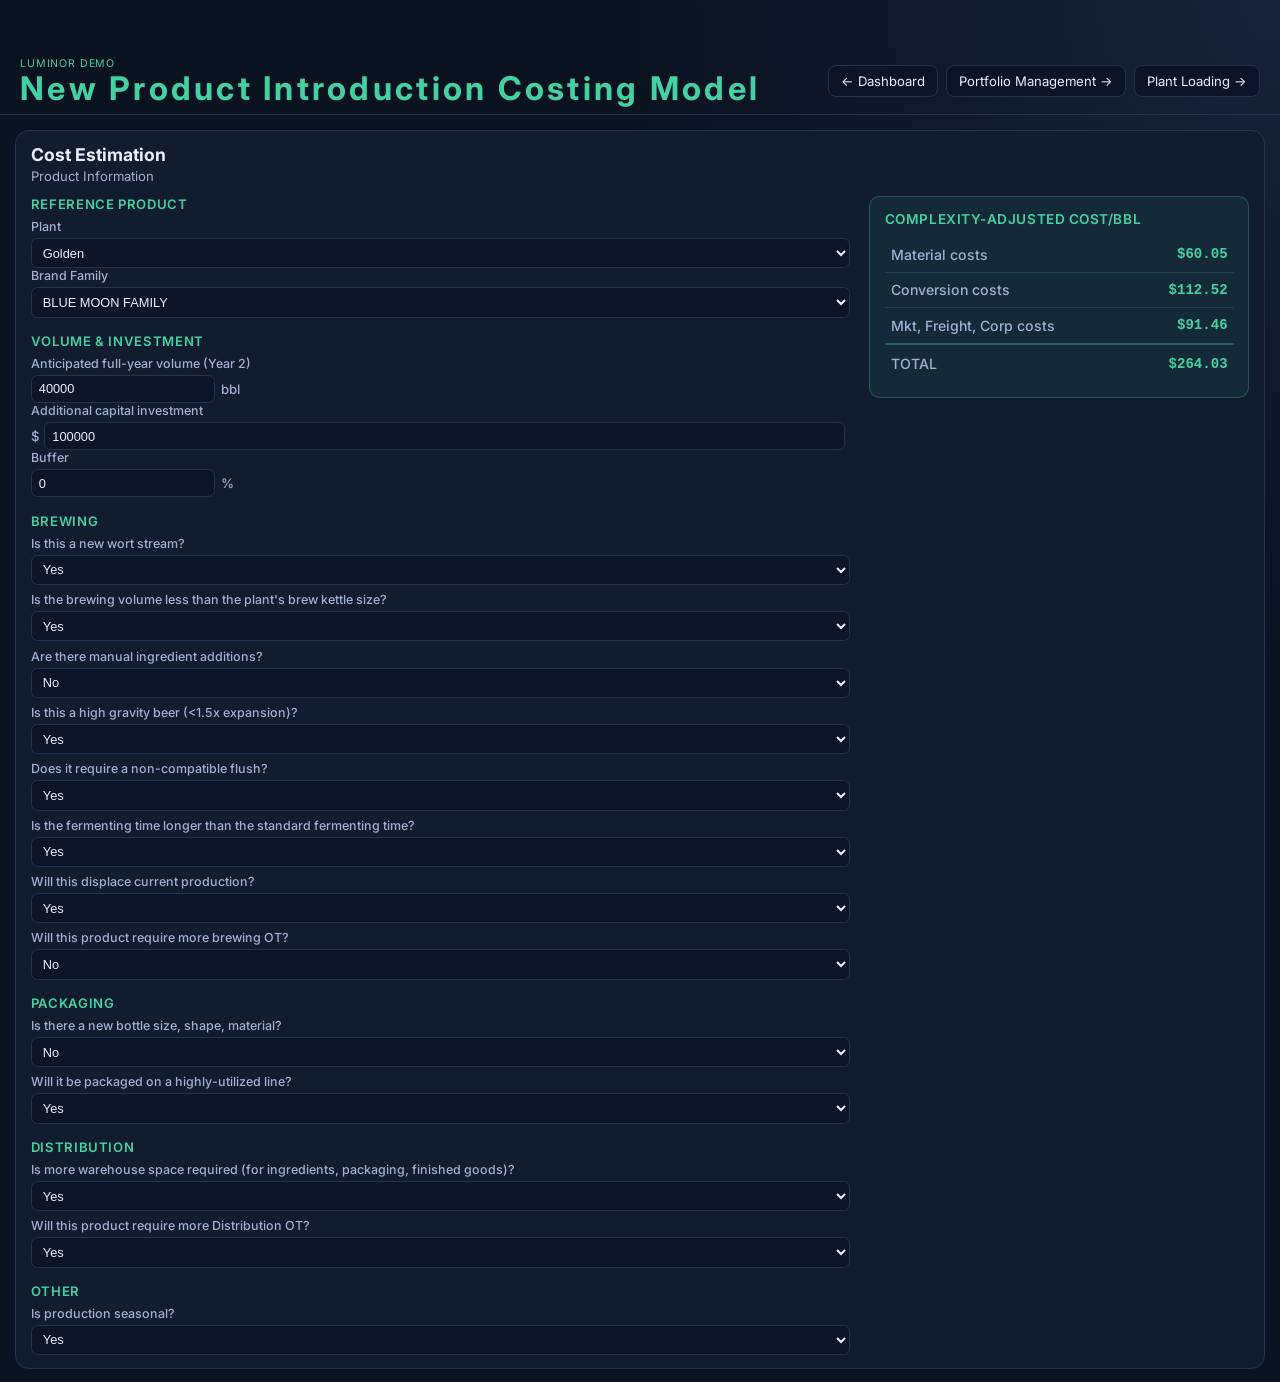
<file: new-product-costing.html>
<!doctype html>
<html lang="en">
<head>
  <meta charset="UTF-8" />
  <meta name="viewport" content="width=device-width, initial-scale=1.0" />
  <title>New Product Introduction Costing Model - Luminor</title>
  <link rel="preconnect" href="https://fonts.googleapis.com">
  <link rel="preconnect" href="https://fonts.gstatic.com" crossorigin>
  <link href="https://fonts.googleapis.com/css2?family=Inter:wght@400;500;600;700;800&display=swap" rel="stylesheet">
  <link rel="stylesheet" href="styles.css?v=20260415-logo1" />
</head>
<body>
  <header class="topbar">
    <div>
      <p class="eyebrow">Luminor Demo</p>
      <h1>New Product Introduction Costing Model</h1>
    </div>
    <nav class="topbar-nav">
      <a href="index.html" class="ghost topbar-back">← Dashboard</a>
      <a href="simulator.html" class="ghost topbar-back">Portfolio Management →</a>
      <a href="plant-loading.html" class="ghost topbar-back">Plant Loading →</a>
    </nav>
  </header>

  <main class="layout">
    <section class="panel panel-wide">
      <div class="panel-head">
        <h2>Cost Estimation</h2>
        <p class="small">Product Information</p>
      </div>

      <div class="npc-grid">
        <section class="npc-inputs">
          <div class="npc-section-group">
            <h3 class="npc-section-title">Reference Product</h3>
            <div class="npc-row">
              <label for="npc-plant">Plant</label>
              <select id="npc-plant"></select>
            </div>
            <div class="npc-row">
              <label for="npc-family">Brand Family</label>
              <select id="npc-family"></select>
            </div>
          </div>

          <div class="npc-section-group">
            <h3 class="npc-section-title">Volume &amp; Investment</h3>
            <div class="npc-row">
              <label for="npc-volume">Anticipated full-year volume (Year 2)</label>
              <div class="npc-input-suffix">
                <input id="npc-volume" type="number" min="0" step="100" value="40000" />
                <span>bbl</span>
              </div>
            </div>
            <div class="npc-row">
              <label for="npc-capex">Additional capital investment</label>
              <div class="npc-input-suffix">
                <span>$</span>
                <input id="npc-capex" type="number" min="0" step="1000" value="100000" />
              </div>
            </div>
            <div class="npc-row">
              <label for="npc-buffer">Buffer</label>
              <div class="npc-input-suffix">
                <input id="npc-buffer" type="number" min="0" step="1" value="0" />
                <span>%</span>
              </div>
            </div>
          </div>

          <div class="npc-section-group">
            <h3 class="npc-section-title">Brewing</h3>
            <div id="npc-brewing" class="npc-qblock"></div>
          </div>

          <div class="npc-section-group">
            <h3 class="npc-section-title">Packaging</h3>
            <div id="npc-packaging" class="npc-qblock"></div>
          </div>

          <div class="npc-section-group">
            <h3 class="npc-section-title">Distribution</h3>
            <div id="npc-distribution" class="npc-qblock"></div>
          </div>

          <div class="npc-section-group">
            <h3 class="npc-section-title">Other</h3>
            <div id="npc-other" class="npc-qblock"></div>
          </div>
        </section>

        <aside class="npc-output-panel">
          <div class="npc-output-box">
            <p class="npc-output-label">Complexity-Adjusted Cost/bbl</p>
            <table class="npc-output-table">
              <tbody>
                <tr>
                  <td>Material costs</td>
                  <td id="npc-out-material">$0.00</td>
                </tr>
                <tr>
                  <td>Conversion costs</td>
                  <td id="npc-out-conversion">$0.00</td>
                </tr>
                <tr>
                  <td>Mkt, Freight, Corp costs</td>
                  <td id="npc-out-other">$0.00</td>
                </tr>
                <tr class="npc-total-row">
                  <td>TOTAL</td>
                  <td id="npc-out-total">$0.00</td>
                </tr>
              </tbody>
            </table>
          </div>

          <div class="npc-detail">
            <p id="npc-selected-key" class="small"></p>
            <p id="npc-vol-adjust" class="small"></p>
            <p id="npc-vol-ranges" class="small"></p>
          </div>
        </aside>
      </div>
    </section>
  </main>

  <script src="new-product-costing.js?v=20260401-costing2"></script>
</body>
</html>
</file>
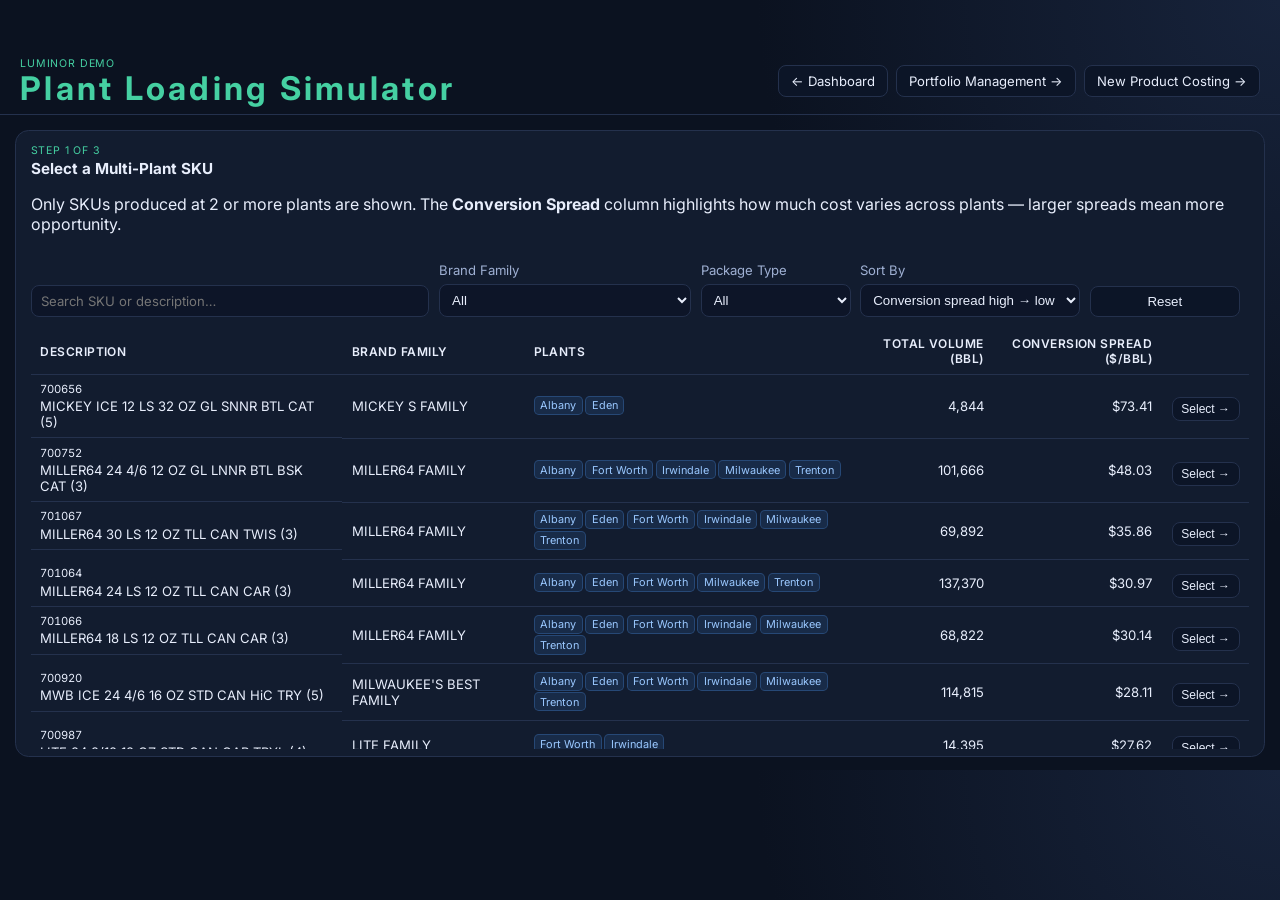
<file: plant-loading.html>
<!doctype html>
<html lang="en">
<head>
  <meta charset="UTF-8" />
  <meta name="viewport" content="width=device-width, initial-scale=1.0" />
  <title>Plant Loading Simulator — Luminor</title>
  <link rel="preconnect" href="https://fonts.googleapis.com">
  <link rel="preconnect" href="https://fonts.gstatic.com" crossorigin>
  <link href="https://fonts.googleapis.com/css2?family=Inter:wght@400;500;600;700;800&display=swap" rel="stylesheet">
  <link rel="stylesheet" href="styles.css?v=20260415-logo1" />
</head>
<body>
  <header class="topbar">
    <div>
      <p class="eyebrow">Luminor Demo</p>
      <h1>Plant Loading Simulator</h1>
    </div>
    <nav class="topbar-nav">
      <a href="index.html" class="ghost topbar-back">← Dashboard</a>
      <a href="simulator.html" class="ghost topbar-back">Portfolio Management →</a>
      <a href="new-product-costing.html" class="ghost topbar-back">New Product Costing →</a>
    </nav>
  </header>

  <main class="layout">

    <!-- Step 1: Select SKU -->
    <section class="panel controls-full compact-controls">
      <div class="sim-step-header">
        <div>
          <p class="eyebrow">Step 1 of 3</p>
          <h2>Select a Multi-Plant SKU</h2>
          <p class="sim-step-desc">Only SKUs produced at 2 or more plants are shown. The <strong>Conversion Spread</strong> column highlights how much cost varies across plants — larger spreads mean more opportunity.</p>
        </div>
      </div>
      <div class="sim-controls-row pl-controls-row">
        <input id="pl-search" type="text" placeholder="Search SKU or description…" class="sim-search-input" autocomplete="off" />
        <label>
          Brand Family
          <select id="pl-filter-family"></select>
        </label>
        <label>
          Package Type
          <select id="pl-filter-package"></select>
        </label>
        <label>
          Sort By
          <select id="pl-sort">
            <option value="spread-desc" selected>Conversion spread high → low</option>
            <option value="spread-asc">Conversion spread low → high</option>
            <option value="volume-desc">Volume high → low</option>
            <option value="volume-asc">Volume low → high</option>
          </select>
        </label>
        <button id="pl-reset-filters" class="ghost" type="button">Reset</button>
      </div>

      <div id="pl-sku-table-wrap" class="pl-sku-table-wrap">
        <table class="pl-sku-table sim-table" id="pl-sku-table">
          <thead>
            <tr>
              <th>Description</th>
              <th>Brand Family</th>
              <th>Plants</th>
              <th class="num">Total Volume (bbl)</th>
              <th class="num">Conversion Spread ($/bbl)</th>
              <th></th>
            </tr>
          </thead>
          <tbody id="pl-sku-tbody"></tbody>
        </table>
        <p id="pl-no-results" class="pl-no-results is-hidden">No SKUs match your filters.</p>
      </div>
    </section>

    <!-- Step 2: Configure the Shift -->
    <section class="panel compact-controls" id="pl-step2" style="display:none">
      <div class="sim-step-header">
        <div>
          <p class="eyebrow">Step 2 of 3</p>
          <h2 id="pl-step2-title">Configure the Production Shift</h2>
        </div>
        <button id="pl-back-btn" class="ghost" type="button">← Change SKU</button>
      </div>

      <!-- Selected SKU summary -->
      <div class="pl-selected-sku-card" id="pl-selected-card">
        <div class="pl-sel-main">
          <span class="pl-sel-desc" id="pl-sel-desc">—</span>
          <span class="pl-sel-tags" id="pl-sel-tags"></span>
        </div>
      </div>

      <!-- Plant comparison table -->
      <div class="pl-plant-compare-wrap">
        <h3 class="pl-section-label">Plant Comparison — Current State</h3>
        <table class="pl-plant-table" id="pl-plant-table">
          <thead>
            <tr>
              <th>Plant</th>
              <th class="num">Volume (bbl)</th>
              <th class="num">Conversion $/bbl</th>
              <th class="num">Freight $/bbl</th>
              <th class="num">OI/bbl</th>
              <th class="num">Total OI</th>
            </tr>
          </thead>
          <tbody id="pl-plant-tbody"></tbody>
        </table>
      </div>

      <!-- Shift controls -->
      <div class="pl-shift-controls">
        <h3 class="pl-section-label">Define the Shift</h3>
        <div class="pl-shift-row">
          <label class="pl-shift-label">
            Consolidate FROM
            <select id="pl-source-plant" class="pl-plant-select"></select>
          </label>
          <div class="pl-shift-arrow">→</div>
          <label class="pl-shift-label">
            Consolidate TO
            <select id="pl-dest-plant" class="pl-plant-select"></select>
          </label>
        </div>
        <div class="pl-shift-slider-row">
          <label class="pl-shift-vol-label">
            Volume to Shift:
            <strong id="pl-shift-vol-display">100%</strong>
            <span class="pl-shift-bbl-hint" id="pl-shift-bbl-hint"></span>
          </label>
          <input id="pl-shift-pct" type="range" min="10" max="100" step="5" value="100" class="pl-shift-range" />
        </div>
        <button id="pl-run-btn" class="primary pl-run-btn" type="button">Run Analysis →</button>
      </div>
    </section>

    <!-- Step 3: Results -->
    <section class="panel compact-controls" id="pl-step3" style="display:none">
      <div class="sim-step-header">
        <div>
          <p class="eyebrow">Step 3 of 3</p>
          <h2>Consolidation Impact</h2>
        </div>
        <button id="pl-rerun-btn" class="ghost" type="button">← Adjust</button>
      </div>

      <!-- Scenario summary banner -->
      <div class="pl-scenario-banner" id="pl-scenario-banner"></div>

      <!-- Net OI headline -->
      <div class="pl-net-oi-strip" id="pl-net-oi-strip"></div>

      <!-- Bridge breakdown -->
      <div class="pl-bridge-cards" id="pl-bridge-cards"></div>

      <!-- Plant before/after cards -->
      <div class="pl-before-after" id="pl-before-after"></div>

    </section>

  </main>

  <script src="data/demo-cost-data.js"></script>
  <script src="plant-loading.js?v=20260327-1"></script>
</body>
</html>
</file>
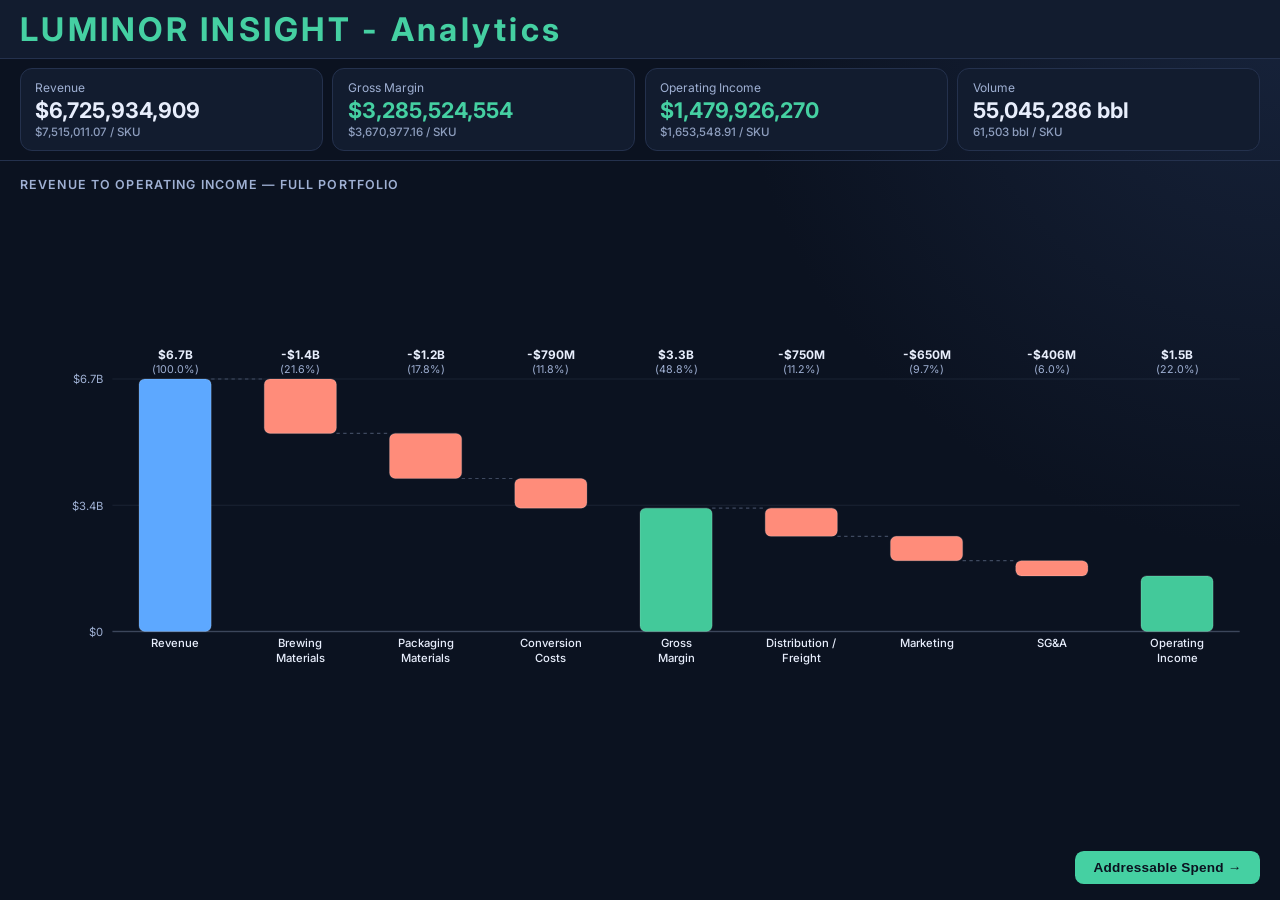
<file: promo-demo.html>
<!doctype html>
<html lang="en">
<head>
  <meta charset="UTF-8" />
  <meta name="viewport" content="width=device-width, initial-scale=1.0" />
  <title>Luminor Demo Tool</title>
  <link rel="preconnect" href="https://fonts.googleapis.com">
  <link rel="preconnect" href="https://fonts.gstatic.com" crossorigin>
  <link href="https://fonts.googleapis.com/css2?family=Inter:wght@400;500;600;700;800&display=swap" rel="stylesheet">
  <style>
    /* ── Design tokens ───────────────────────────────────────── */
    :root {
      --bg:      #0b1220;
      --panel:   #121c2f;
      --text:    #e8eefc;
      --muted:   #9fb0d3;
      --line:    #24314d;
      --accent:  #45d0a2;
      --warn:    #ffae57;
      --danger:  #ff6d6d;
    }

    /* ── Reset ───────────────────────────────────────────────── */
    *, *::before, *::after { box-sizing: border-box; margin: 0; padding: 0; }
    html, body {
      height: 100%;
      overflow: hidden;
      font-family: Inter, system-ui, sans-serif;
      background: radial-gradient(circle at top right, #17233b, var(--bg) 35%);
      color: var(--text);
    }

    /* ── App shell ───────────────────────────────────────────── */
    #app {
      display: flex;
      flex-direction: column;
      height: 100vh;
    }

    /* ── Top identity bar ────────────────────────────────────── */
    .identity-bar {
      flex: 0 0 auto;
      display: flex;
      align-items: center;
      gap: .75rem;
      padding: .55rem 1.25rem;
      border-bottom: 1px solid var(--line);
      background: var(--panel);
    }
    .identity-bar .wordmark {
      font-size: 2.04rem;
      font-weight: 700;
      text-transform: none;
      letter-spacing: .1em;
      color: var(--accent);
    }

    /* ── KPI header (matches dashboard KPIs) ────────────────── */
    .kpi-bar {
      flex: 0 0 auto;
      display: grid;
      grid-template-columns: repeat(4, minmax(0, 1fr));
      gap: .6rem;
      padding: .6rem 1.25rem;
      border-bottom: 1px solid var(--line);
    }
    .kpi-card {
      background: var(--panel);
      border: 1px solid var(--line);
      border-radius: .75rem;
      padding: .65rem .9rem;
    }
    .kpi-card .kpi-label {
      font-size: .75rem;
      color: var(--muted);
    }
    .kpi-card .kpi-value {
      font-size: 1.35rem;
      font-weight: 700;
      line-height: 1.2;
      margin: .2rem 0 .1rem;
    }
    .kpi-card .kpi-value.accent { color: var(--accent); }
    .kpi-card .kpi-sub {
      font-size: .72rem;
      color: rgba(159,176,211,.88);
      font-weight: 500;
    }

    /* ── Screen container ────────────────────────────────────── */
    .screens {
      flex: 1 1 0;
      position: relative;
      overflow: hidden;
    }
    .screen {
      position: absolute;
      inset: 0;
      display: flex;
      flex-direction: column;
      padding: 1rem 1.25rem 1rem;
      opacity: 0;
      pointer-events: none;
      transition: opacity .35s ease;
    }
    .screen.active {
      opacity: 1;
      pointer-events: all;
    }
    .screen-title {
      font-size: .78rem;
      font-weight: 600;
      text-transform: uppercase;
      letter-spacing: .09em;
      color: var(--muted);
      margin-bottom: .55rem;
    }

    /* ── Waterfall chart host ────────────────────────────────── */
    .wf-host {
      flex: 1 1 0;
      min-height: 0;
      position: relative;
    }
    .wf-host svg {
      display: block;
      width: 100%;
      height: 100%;
    }
    .wf-bar { stroke: rgba(255,255,255,.15); stroke-width: 1; }
    .wf-bar.wf-base    { fill: #5da8ff; }
    .wf-bar.wf-cost    { fill: #ff8c7a; }
    .wf-bar.wf-subtotal,
    .wf-bar.wf-final   { fill: #43c99a; }
    .wf-bar.wf-clickable { cursor: pointer; transition: filter .15s; }
    .wf-bar.wf-clickable:hover { filter: brightness(1.22); stroke: rgba(255,255,255,.55); stroke-width: 1.4; }
    .wf-connector { stroke: rgba(159,176,211,.35); stroke-width: 1; stroke-dasharray: 3 3; }
    .wf-grid { stroke: rgba(159,176,211,.1); stroke-width: 1; }
    .wf-zero { stroke: rgba(159,176,211,.25); stroke-width: 1.2; }
    .wf-axis { fill: var(--muted); font-size: 10px; font-family: Inter, sans-serif; }
    .wf-label { fill: var(--text); font-size: 10px; font-weight: 500; font-family: Inter, sans-serif; }
    .wf-pct   { fill: var(--muted); font-size: 9.5px; font-family: Inter, sans-serif; }
    .wf-value { fill: var(--text); font-size: 10.5px; font-weight: 700; font-family: Inter, sans-serif; }

    /* ── Action strip ────────────────────────────────────────── */
    .action-strip {
      flex: 0 0 auto;
      display: flex;
      align-items: center;
      justify-content: flex-end;
      gap: .75rem;
      padding-top: .65rem;
    }
    .hint-text {
      font-size: .78rem;
      color: var(--muted);
    }
    .btn-primary {
      background: var(--accent);
      color: #0b1220;
      border: none;
      border-radius: .55rem;
      padding: .55rem 1.15rem;
      font-size: .85rem;
      font-weight: 700;
      cursor: pointer;
      letter-spacing: .015em;
      transition: filter .15s;
    }
    .btn-primary:hover { filter: brightness(1.12); }
    .btn-ghost {
      background: #0c1527;
      color: var(--text);
      border: 1px solid var(--line);
      border-radius: .55rem;
      padding: .5rem 1rem;
      font-size: .82rem;
      font-weight: 600;
      cursor: pointer;
      transition: border-color .15s;
    }
    .btn-ghost:hover { border-color: #3b4a68; }

    /* ── Placeholder panels for screens 2-6 ─────────────────── */
    .placeholder {
      flex: 1 1 0;
      display: flex;
      align-items: center;
      justify-content: center;
      border: 1px dashed var(--line);
      border-radius: .85rem;
      color: var(--muted);
      font-size: .9rem;
    }
  </style>
</head>
<body>
<div id="app">

  <!-- Identity bar -->
  <div class="identity-bar">
    <span class="wordmark">LUMINOR INSIGHT - Analytics</span>
  </div>

  <!-- KPI header (matches dashboard) -->
  <div class="kpi-bar">
    <div class="kpi-card">
      <div class="kpi-label">Revenue</div>
      <div class="kpi-value">$6,725,934,909</div>
      <div class="kpi-sub">$7,515,011.07 / SKU</div>
    </div>
    <div class="kpi-card">
      <div class="kpi-label">Gross Margin</div>
      <div class="kpi-value accent">$3,285,524,554</div>
      <div class="kpi-sub">$3,670,977.16 / SKU</div>
    </div>
    <div class="kpi-card">
      <div class="kpi-label">Operating Income</div>
      <div class="kpi-value accent">$1,479,926,270</div>
      <div class="kpi-sub">$1,653,548.91 / SKU</div>
    </div>
    <div class="kpi-card">
      <div class="kpi-label">Volume</div>
      <div class="kpi-value">55,045,286 bbl</div>
      <div class="kpi-sub">61,503 bbl / SKU</div>
    </div>
  </div>

  <!-- Screens -->
  <div class="screens">

    <!-- ── Screen 1: Full P&L Waterfall ──────────────────────── -->
    <div class="screen active" id="screen-1">
      <div class="screen-title">Revenue to Operating Income — Full Portfolio</div>
      <div class="wf-host" id="wf-s1"></div>
      <div class="action-strip">
        <button class="btn-primary" id="btn-addressable">Addressable Spend →</button>
      </div>
    </div>

    <!-- ── Screen 2 placeholder ───────────────────────────────── -->
    <div class="screen" id="screen-2">
      <div class="screen-title">Addressable Spend</div>
      <div class="placeholder">Screen 2 — coming soon</div>
      <div class="action-strip">
        <button class="btn-ghost" onclick="goTo(1)">← Back</button>
        <button class="btn-primary" onclick="goTo(3)">Next →</button>
      </div>
    </div>

    <!-- ── Screen 3 placeholder ───────────────────────────────── -->
    <div class="screen" id="screen-3">
      <div class="screen-title">Screen 3</div>
      <div class="placeholder">Screen 3 — coming soon</div>
      <div class="action-strip">
        <button class="btn-ghost" onclick="goTo(2)">← Back</button>
        <button class="btn-primary" onclick="goTo(4)">Next →</button>
      </div>
    </div>

    <!-- ── Screen 4 placeholder ───────────────────────────────── -->
    <div class="screen" id="screen-4">
      <div class="screen-title">Screen 4</div>
      <div class="placeholder">Screen 4 — coming soon</div>
      <div class="action-strip">
        <button class="btn-ghost" onclick="goTo(3)">← Back</button>
        <button class="btn-primary" onclick="goTo(5)">Next →</button>
      </div>
    </div>

    <!-- ── Screen 5 placeholder ───────────────────────────────── -->
    <div class="screen" id="screen-5">
      <div class="screen-title">Screen 5</div>
      <div class="placeholder">Screen 5 — coming soon</div>
      <div class="action-strip">
        <button class="btn-ghost" onclick="goTo(4)">← Back</button>
        <button class="btn-primary" onclick="goTo(6)">Next →</button>
      </div>
    </div>

    <!-- ── Screen 6 placeholder ───────────────────────────────── -->
    <div class="screen" id="screen-6">
      <div class="screen-title">Screen 6</div>
      <div class="placeholder">Screen 6 — coming soon</div>
      <div class="action-strip">
        <button class="btn-ghost" onclick="goTo(5)">← Back</button>
      </div>
    </div>

  </div><!-- /screens -->
</div><!-- /app -->

<script>
(function () {
  // ── Navigation ────────────────────────────────────────────────
  let current = 1;

  function goTo(n) {
    document.getElementById("screen-" + current).classList.remove("active");
    current = n;
    document.getElementById("screen-" + current).classList.add("active");
    const indicator = document.getElementById("screen-indicator");
    if (indicator) indicator.textContent = current + " / 6";
  }

  window.goTo = goTo;

  document.getElementById("btn-addressable").addEventListener("click", () => goTo(2));

  // ── Static waterfall data (matches dashboard full-portfolio) ──
  // Values in dollars — all bars sum from Revenue → Operating Income.
  const STEPS = [
    { key: "revenue",         label: "Revenue",               value:  6725934909, kind: "base"     },
    { key: "brewMat",         label: "Brewing\nMaterials",    value:  1450000000, kind: "cost"     },
    { key: "pkgMat",          label: "Packaging\nMaterials",  value:  1200000000, kind: "cost"     },
    { key: "conversion",      label: "Conversion\nCosts",     value:   790410355, kind: "cost"     },
    { key: "grossMargin",     label: "Gross\nMargin",         value:  3285524554, kind: "subtotal" },
    { key: "freight",         label: "Distribution /\nFreight", value: 750000000, kind: "cost"     },
    { key: "marketing",       label: "Marketing",             value:   650000000, kind: "cost"     },
    { key: "sga",             label: "SG&A",                  value:   405598284, kind: "cost"     },
    { key: "operatingIncome", label: "Operating\nIncome",     value:  1479926270, kind: "final"    }
  ];

  // ── Compute cumulative positions ──────────────────────────────
  function buildPlotSteps(steps) {
    const revenue = steps[0].value;
    const plotSteps = [];
    let cum = 0;

    steps.forEach((step) => {
      if (step.kind === "base") {
        cum = step.value;
        plotSteps.push({ ...step, from: 0, to: cum, pct: 1 });
      } else if (step.kind === "cost") {
        const delta = -Math.abs(step.value);
        const from = cum;
        const to = from + delta;
        cum = to;
        plotSteps.push({ ...step, from, to, delta, pct: delta / revenue });
      } else {
        // subtotal / final — pin to cumulative
        plotSteps.push({ ...step, from: 0, to: cum, pct: cum / revenue });
      }
    });

    return plotSteps;
  }

  function fmt(v) {
    const abs = Math.abs(v);
    const sign = v < 0 ? "-" : (v > 0 && false ? "+" : "");
    if (abs >= 1e9) return sign + "$" + (abs / 1e9).toFixed(1) + "B";
    if (abs >= 1e6) return sign + "$" + (abs / 1e6).toFixed(0) + "M";
    return sign + "$" + abs.toFixed(0);
  }

  function fmtPct(v) {
    return (v * 100).toFixed(1) + "%";
  }

  // ── Render waterfall into the host div ────────────────────────
  function renderWf(hostId, steps) {
    const host = document.getElementById(hostId);
    if (!host) return;

    const plotSteps = buildPlotSteps(steps);
    const allVals = plotSteps.flatMap((s) => [s.from, s.to, 0]);
    const maxVal = Math.max(...allVals);
    const minVal = Math.min(...allVals, 0);

    const W = 1100, H = 340;
    const M = { top: 44, right: 18, bottom: 72, left: 82 };
    const pW = W - M.left - M.right;
    const pH = H - M.top - M.bottom;
    const count = plotSteps.length;
    const slot = pW / count;
    const barW = Math.min(64, slot * 0.6);

    const scaleY = (v) => {
      if (maxVal === minVal) return M.top + pH / 2;
      return M.top + ((maxVal - v) / (maxVal - minVal)) * pH;
    };
    const zeroY = scaleY(0);

    // Grid lines
    const ticks = [maxVal, maxVal * 0.5, 0];
    const gridSvg = ticks.map((t) => {
      const yt = scaleY(t).toFixed(1);
      return `<line class="wf-grid" x1="${M.left}" y1="${yt}" x2="${W - M.right}" y2="${yt}"/>
              <text class="wf-axis" x="${M.left - 8}" y="${(+yt + 4).toFixed(1)}" text-anchor="end">${fmt(t)}</text>`;
    }).join("");

    // Bars
    const barsSvg = plotSteps.map((step, i) => {
      const cx = M.left + (i + 0.5) * slot;
      const x = cx - barW / 2;
      const y1 = scaleY(step.kind === "cost" ? step.from : 0);
      const y2 = scaleY(step.to);
      const ry = Math.min(y1, y2);
      const rh = Math.max(2, Math.abs(y2 - y1));
      const cls = `wf-bar wf-${step.kind}${step.key === "freight" ? " wf-clickable" : ""}`;

      const displayVal = step.kind === "cost" ? step.delta : step.to;
      const valLabel = fmt(displayVal);
      const pctLabel = "(" + fmtPct(Math.abs(step.pct)) + ")";

      const labelLines = step.label.split("\n");
      const labelBaseY = M.top + pH + 14;

      const valY = (M.top - 18).toFixed(1);
      const pctY = (M.top - 5).toFixed(1);

      return `<g>
        <rect class="${cls}" data-key="${step.key}"
          x="${x.toFixed(1)}" y="${ry.toFixed(1)}"
          width="${barW.toFixed(1)}" height="${rh.toFixed(1)}" rx="5"/>
        <text class="wf-value" x="${cx.toFixed(1)}" y="${valY}" text-anchor="middle">${valLabel}</text>
        <text class="wf-pct"   x="${cx.toFixed(1)}" y="${pctY}" text-anchor="middle">${pctLabel}</text>
        ${labelLines.map((ln, li) =>
          `<text class="wf-label" x="${cx.toFixed(1)}" y="${(labelBaseY + li * 13).toFixed(1)}" text-anchor="middle">${ln}</text>`
        ).join("")}
      </g>`;
    }).join("");

    // Connectors
    const connSvg = plotSteps.slice(0, -1).map((step, i) => {
      const next = plotSteps[i + 1];
      if (!next || next.kind !== "cost") return "";
      const x1 = (M.left + (i + 0.5) * slot + barW / 2).toFixed(1);
      const x2 = (M.left + (i + 1.5) * slot - barW / 2).toFixed(1);
      const yLine = scaleY(step.to).toFixed(1);
      return `<line class="wf-connector" x1="${x1}" y1="${yLine}" x2="${x2}" y2="${yLine}"/>`;
    }).join("");

    host.innerHTML = `
      <svg viewBox="0 0 ${W} ${H}" preserveAspectRatio="xMidYMid meet"
           style="width:100%;height:100%;display:block;">
        ${gridSvg}
        <line class="wf-zero" x1="${M.left}" y1="${zeroY.toFixed(1)}"
              x2="${W - M.right}" y2="${zeroY.toFixed(1)}"/>
        ${connSvg}
        ${barsSvg}
      </svg>`;

    // Wire clickable bars → click-to-advance
    host.querySelectorAll("[data-key]").forEach((el) => {
      el.addEventListener("click", (e) => {
        const key = e.currentTarget.getAttribute("data-key");
        if (key === "freight") goTo(2);
      });
    });
  }

  // Render on load
  renderWf("wf-s1", STEPS);
})();
</script>
</body>
</html>
</file>
<file: styles.css>
/* v9 */
:root {
  --bg: #0b1220;
  --panel: #121c2f;
  --text: #e8eefc;
  --muted: #9fb0d3;
  --line: #24314d;
  --accent: #45d0a2;
  --warn: #ffae57;
  --danger: #ff6d6d;
  --app-top-gap: 48px;
}

* { box-sizing: border-box; }
body {
  margin: 0;
  padding-top: var(--app-top-gap);
  font-family: Inter, system-ui, sans-serif;
  background: radial-gradient(circle at top right, #17233b, var(--bg) 35%);
  color: var(--text);
  min-width: 1220px;
  overflow-x: auto;
}

.topbar {
  display: flex;
  justify-content: space-between;
  align-items: center;
  flex-wrap: wrap;
  gap: .6rem .9rem;
  padding: .55rem 1.25rem;
  border-bottom: 1px solid var(--line);
}

.eyebrow { text-transform: uppercase; color: var(--accent); letter-spacing: .08em; font-size: .66rem; margin: 0 0 .16rem; }
h1 {
  margin: 0;
  font-size: 2.04rem;
  line-height: 1;
  font-weight: 700;
  letter-spacing: .1em;
  color: var(--accent);
  white-space: nowrap;
}
.subtitle { margin: .4rem 0 0; color: var(--muted); }
.pill {
  background: rgba(69, 208, 162, .14);
  color: #aef4dd;
  border: 1px solid rgba(69, 208, 162, .35);
  border-radius: 999px;
  padding: .45rem .8rem;
  font-size: .78rem;
  font-weight: 600;
}

.layout {
  padding: .95rem .95rem .8rem;
  display: grid;
  grid-template-columns: repeat(11, 1fr) 160px;
  gap: .55rem;
  align-items: start;
}
.panel {
  background: var(--panel);
  border: 1px solid var(--line);
  border-radius: .85rem;
  padding: .8rem .9rem;
}
.panel h2 { margin: 0 0 .75rem; font-size: .95rem; }
.controls-full { grid-column: span 12; }
.controls {
  order: 20;
  position: sticky;
  top: calc(78px + var(--app-top-gap));
  z-index: 14;
}

.grid-two {
  display: grid;
  grid-template-columns: repeat(4, minmax(0, 1fr));
  gap: .6rem;
}
label { display: flex; flex-direction: column; gap: .35rem; font-size: .82rem; color: var(--muted); }
select, input[type="file"] {
  width: 100%;
}
select,
input[type="file"] {
  background: #0d1528;
  color: var(--text);
  border: 1px solid var(--line);
  border-radius: .5rem;
  padding: .45rem .5rem;
}
textarea {
  width: 100%;
  background: #0d1528;
  color: var(--text);
  border: 1px solid var(--line);
  border-radius: .5rem;
  padding: .55rem .6rem;
  font-family: ui-monospace, SFMono-Regular, Menlo, Consolas, monospace;
  font-size: .78rem;
  resize: vertical;
}
.import-actions {
  display: flex;
  gap: .5rem;
  flex-wrap: wrap;
}
.data-admin {
  opacity: .92;
}
.data-admin h2 {
  color: var(--muted);
}
.admin-sep {
  border: 0;
  border-top: 1px solid var(--line);
  margin: 1rem 0;
}
.admin-subhead {
  margin: 0 0 .6rem;
  font-size: .88rem;
  color: var(--muted);
}
.ghost {
  margin-top: .8rem;
  border: 1px solid var(--line);
  background: #0c1527;
  color: var(--text);
  border-radius: .5rem;
  padding: .45rem .75rem;
  cursor: pointer;
}
.small { color: var(--muted); margin-top: -.2rem; font-size: .82rem; }

.kpis {
  grid-column: span 12;
  display: grid;
  grid-template-columns: repeat(4, minmax(0, 1fr));
  gap: .45rem;
  order: 10;
  position: sticky;
  top: var(--app-top-gap);
  z-index: 15;
}
.kpi {
  background: var(--panel);
  border: 1px solid var(--line);
  border-radius: .75rem;
  padding: .45rem .65rem;
  box-shadow: 0 12px 26px rgba(0, 0, 0, .12);
}
.kpi p { margin: 0; color: var(--muted); font-size: .72rem; }
.kpi h3 { margin: .2rem 0 .06rem; font-size: 1.35rem; line-height: 1.1; }
.kpi h3.is-positive { color: var(--accent); }
.kpi h3.is-negative { color: var(--danger); }
.kpi-subvalue {
  margin-top: .1rem;
  font-size: .66rem;
  color: rgba(159,176,211,.92);
  font-weight: 500;
  letter-spacing: .01em;
}
.delta.up { color: var(--accent); }
.delta.down { color: var(--danger); }

.panel-half { grid-column: span 6; }
.table-panel { grid-column: span 8; overflow-x: auto; }
.panel-side { grid-column: span 4; }
.panel-wide { grid-column: span 12; }

.module-panel {
  grid-column: 1 / 12;
  order: 40;
  min-height: 0;
}

.module-panel-active {
  animation: module-fade-in .22s ease both;
}

@keyframes module-fade-in {
  from {
    opacity: 0;
    transform: translateX(12px);
  }
  to {
    opacity: 1;
    transform: translateX(0);
  }
}

.module-rail {
  grid-column: 12 / 13;
  order: 40;
  position: sticky;
  top: calc(138px + var(--app-top-gap));
  width: 100%;
  padding: .34rem .3rem .36rem;
  overflow-y: auto;
  max-height: calc(100vh - 138px - var(--app-top-gap));
}

.module-rail h2 {
  margin-bottom: .24rem;
  font-size: .71rem;
  letter-spacing: .04em;
  text-transform: uppercase;
  color: var(--muted);
}

.module-rail-list {
  display: grid;
  gap: .22rem;
}

.module-thumb {
  position: relative;
  border: 1px solid rgba(79,159,255,.28);
  background: linear-gradient(180deg, #12203a 0%, #0f1a2e 100%);
  border-radius: .44rem;
  padding: .16rem;
  display: block;
  overflow: hidden;
  cursor: pointer;
  text-align: left;
  color: var(--text);
  transition: border-color .16s ease, transform .16s ease, box-shadow .16s ease, background .16s ease;
}

.module-thumb:hover {
  border-color: rgba(79,159,255,.84);
  background: linear-gradient(180deg, #152746 0%, #10203a 100%);
  transform: translateX(-2px);
  box-shadow: 0 8px 20px rgba(0,0,0,.28);
}

.module-thumb img {
  width: 100%;
  height: 64px;
  object-fit: cover;
  border-radius: .28rem;
  border: 1px solid rgba(159,176,211,.32);
  max-height: none;
  filter: none;
  opacity: 1;
}

.module-thumb span {
  position: absolute;
  left: .22rem;
  bottom: .18rem;
  z-index: 2;
  font-size: .62rem;
  font-weight: 700;
  letter-spacing: .015em;
  color: #eef4ff;
  padding: .05rem .2rem;
  border-radius: .3rem;
  border: 1px solid rgba(159,176,211,.38);
  background: rgba(11,18,32,.74);
  text-shadow: 0 1px 1px rgba(0,0,0,.6);
}

.module-thumb.is-active {
  border-color: rgba(69,208,162,.98);
  background: linear-gradient(180deg, #152a43 0%, #112239 100%);
  box-shadow: 0 0 0 2px rgba(69,208,162,.34), 0 0 18px rgba(69,208,162,.28);
  transform: none;
}

.module-thumb.is-active img {
  border-color: rgba(69,208,162,.7);
  filter: saturate(1.08) contrast(1.05);
  opacity: 1;
}

.module-thumb.is-active span {
  color: #dcf9ef;
  border-color: rgba(69,208,162,.74);
  background: rgba(69,208,162,.2);
}

.module-thumb:disabled {
  opacity: 1;
  cursor: default;
}

/* Enforce consistent chart header typography/placement across all dashboard modules. */
.module-panel > h2,
.module-panel .panel-head h2 {
  margin: 0;
  font-size: 1rem;
  line-height: 1.18;
  font-weight: 700;
  letter-spacing: .01em;
  color: var(--text);
}

.module-panel > .small,
.module-panel .panel-head .small {
  margin: .22rem 0 0;
  font-size: .8rem;
  line-height: 1.25;
  color: var(--muted);
}

.module-panel .panel-head {
  margin: 0 0 .58rem;
}

.module-panel .panel-head-inline {
  align-items: flex-start;
}

/* Keep panel order stable when toggling comparison mode */
#single-waterfall-panel,
#segment-reality-panel,
#price-walk-panel,
#whale-curve-panel,
#om-mix-panel,
#bubble-chart-panel {
  order: 40;
  grid-column: 1 / 12;
}

#comparison-panel,
#insight-strip-panel,
#sku-ranking-panel {
  order: 40;
  grid-column: 1 / 12;
}

.price-walk-legend {
  display: flex;
  flex-wrap: wrap;
  gap: .35rem .8rem;
  margin: .05rem 0 .55rem;
}

#segment-reality-legend {
  margin: .2rem 0 0;
}

.price-walk-legend-item {
  display: inline-flex;
  align-items: center;
  gap: .38rem;
  color: var(--muted);
  font-size: .74rem;
  font-weight: 500;
}

.price-walk-legend-swatch {
  width: 10px;
  height: 10px;
  border-radius: 2px;
  border: 1px solid rgba(255,255,255,.14);
}

.price-walk-chart-wrap {
  position: relative;
  border: 1px solid var(--line);
  border-radius: .65rem;
  background: rgba(13,21,40,.46);
  padding: .35rem .45rem .3rem;
}

.price-walk-svg {
  width: 100%;
  height: 410px;
  display: block;
}

.price-walk-svg text {
  font-family: Inter, system-ui, sans-serif;
}

.price-walk-tooltip {
  position: absolute;
  z-index: 9999;
  max-width: 250px;
  border: 1px solid rgba(159,176,211,.26);
  border-radius: .5rem;
  background: rgba(10,18,33,.96);
  color: var(--text);
  box-shadow: 0 12px 26px rgba(0,0,0,.34);
  padding: .5rem .58rem;
  pointer-events: none;
  font-size: .74rem;
  line-height: 1.35;
}

.price-walk-tooltip .tooltip-title {
  font-size: .77rem;
  font-weight: 700;
  margin-bottom: .28rem;
}

.price-walk-tooltip .tooltip-row {
  display: flex;
  justify-content: space-between;
  gap: .8rem;
  color: var(--muted);
}

.price-walk-tooltip .tooltip-row strong {
  color: var(--text);
  font-weight: 700;
}

#sku-ranking-panel,
#whale-curve-panel,
#om-mix-panel,
#bubble-chart-panel,
#scenario-panel {
  order: 40;
}

.insight-strip {
  display: grid;
  grid-template-columns: repeat(3, minmax(0, 1fr));
  gap: 1rem;
}

.insight-card {
  position: relative;
  overflow: hidden;
  border: 1px solid var(--line);
  border-radius: .95rem;
  padding: 1rem 1rem 1.05rem;
  background: radial-gradient(circle at top left, rgba(79,159,255,.12), transparent 38%), linear-gradient(180deg, rgba(255,255,255,.035), rgba(255,255,255,.015));
  box-shadow: 0 14px 34px rgba(0, 0, 0, .18);
  animation: insight-rise .45s ease both;
}

.insight-card::after {
  content: "";
  position: absolute;
  inset: 0 auto 0 0;
  width: 4px;
  background: rgba(159,176,211,.35);
}

.insight-card-positive::after {
  background: rgba(69,208,162,.85);
}

.insight-card-negative::after {
  background: rgba(255,140,122,.9);
}

.insight-eyebrow {
  margin: 0 0 .45rem;
  color: var(--muted);
  font-size: .72rem;
  font-weight: 700;
  letter-spacing: .08em;
  text-transform: uppercase;
}

.insight-card h3 {
  margin: 0;
  font-size: 1rem;
  line-height: 1.4;
}

.insight-detail {
  margin: .7rem 0 0;
  color: var(--muted);
  font-size: .82rem;
}

.insight-empty {
  color: var(--muted);
  padding: .25rem 0;
}

@keyframes insight-rise {
  from {
    opacity: 0;
    transform: translateY(10px);
  }
  to {
    opacity: 1;
    transform: translateY(0);
  }
}

.waterfall-shell {
  display: grid;
  grid-template-columns: 1fr;
  gap: .75rem;
  align-items: start;
}
.waterfall-shell .breakdown-panel {
  display: none;
}
.waterfall-shell.has-breakdown {
  grid-template-columns: minmax(0, 1fr) clamp(220px, 24vw, 280px);
}
.waterfall-shell.has-breakdown .breakdown-panel {
  display: block;
}
.compact-controls {
  padding-bottom: .45rem;
}

.compact-controls-head {
  display: flex;
  align-items: center;
  justify-content: space-between;
  gap: .6rem;
  margin-bottom: .4rem;
}

.compact-controls-head h2 {
  margin: 0;
}

.controls-reset-btn {
  margin: 0;
  padding: .34rem .62rem;
  font-size: .78rem;
}

.compact-grid {
  grid-template-columns: repeat(6, minmax(0, 1fr));
}

.compact-controls .ghost {
  margin-top: .4rem;
}

.compact-controls .controls-reset-btn {
  margin-top: 0;
}

.control-actions {
  display: flex;
  gap: .5rem;
  flex-wrap: wrap;
}

.comparison-setup {
  margin-top: .35rem;
}

.comparison-grid {
  margin-top: .45rem;
  grid-template-columns: repeat(3, minmax(0, 1fr));
}

.comparison-filter-groups {
  display: grid;
  grid-template-columns: repeat(2, minmax(0, 1fr));
  gap: .75rem;
}

.comparison-filter-group {
  border: 1px solid var(--line);
  border-radius: .65rem;
  padding: .7rem;
  background: #0f1a2d;
}

.comparison-filter-group h3 {
  margin: 0;
  font-size: .92rem;
}

.comparison-waterfalls {
  display: grid;
  grid-template-columns: repeat(2, minmax(0, 1fr));
  gap: .75rem;
}

.segment-reality-controls {
  display: flex;
  gap: .55rem;
  flex-wrap: wrap;
  align-items: end;
}

.segment-reality-controls label {
  min-width: 140px;
}

.segment-reality-chart-wrap {
  position: relative;
  min-height: 320px;
}

.segment-reality-footer {
  margin-top: .6rem;
  overflow-x: auto;
}

.segment-reality-table {
  width: 100%;
  border-collapse: collapse;
  table-layout: fixed;
  font-size: .78rem;
}

.segment-reality-table th,
.segment-reality-table td {
  border-top: 1px solid var(--line);
  padding: .45rem .5rem;
  text-align: right;
  white-space: nowrap;
}

/* header row */
.segment-reality-table thead th {
  background: rgba(79,159,255,.10);
  color: var(--muted);
  font-size: .72rem;
  font-weight: 600;
  text-transform: uppercase;
  letter-spacing: .04em;
  border-top: none;
  border-bottom: 1px solid rgba(79,159,255,.22);
}

/* row tints */
.srt-row-rev td  { background: rgba(69,208,162,.04); }
.srt-row-cost td { background: rgba(79,159,255,.05); }
.srt-row-om td   { background: rgba(255,109,109,.04); }

/* row label cells */
.srt-row-label {
  color: var(--muted);
  font-weight: 600;
  font-size: .72rem;
  text-transform: uppercase;
  letter-spacing: .04em;
}

/* Std line — muted; Adj line — brighter */
.srt-std { color: rgba(159,176,211,.65); }
.srt-adj { color: var(--text); }
.srt-adj-em { font-weight: 700; }

/* OM cell tone overrides */
.srt-om-cell.is-positive .srt-adj { color: var(--accent); }
.srt-om-cell.is-negative .srt-adj { color: var(--danger); }
.srt-om-cell.is-positive { background: rgba(69,208,162,.10) !important; }
.srt-om-cell.is-negative { background: rgba(255,109,109,.12) !important; }

.segment-reality-table th:first-child,
.segment-reality-table td:first-child {
  width: 80px;
  text-align: left;
  position: sticky;
  left: 0;
  background: #0f1a2d;
}

.segment-reality-col-link {
  border: 1px solid transparent;
  border-radius: .4rem;
  padding: .15rem .4rem;
  background: transparent;
  color: var(--text);
  cursor: pointer;
  font: inherit;
}

.segment-reality-col-link:hover {
  border-color: var(--line);
  background: rgba(79,159,255,.08);
}

.segment-reality-col-link.is-active {
  border-color: rgba(79,159,255,.6);
  background: rgba(79,159,255,.18);
}

.segment-reality-system-col {
  border-left: 2px dashed rgba(159,176,211,.6);
  font-weight: 700;
  padding-left: .75rem !important;
}

.comparison-card {
  display: grid;
  gap: .45rem;
}

.comparison-card-head h3 {
  margin: 0;
  font-size: .95rem;
}

.comparison-card-head .small {
  margin-top: .2rem;
}

#comparison-panel .wf-axis {
  font-size: 11px;
}

#comparison-panel .wf-label {
  font-size: 12px;
}

#comparison-panel .wf-pct {
  font-size: 11px;
}

#comparison-panel .wf-value {
  font-size: 12.5px;
}

.panel-head-inline {
  display: flex;
  justify-content: space-between;
  align-items: center;
  gap: .75rem;
}

.axis-toggle {
  display: inline-flex;
  flex-direction: row;
  align-items: center;
  gap: .45rem;
  color: var(--muted);
  font-size: .82rem;
}

.axis-toggle select {
  width: auto;
  min-width: 72px;
}

.sku-ranking-head .small {
  margin: .2rem 0 0;
}

.sku-metric-toggle {
  white-space: nowrap;
}

.sku-ranking-grid {
  display: grid;
  grid-template-columns: repeat(2, minmax(0, 1fr));
  gap: .75rem;
}

.sku-ranking-panel-inline {
  margin-top: .35rem;
}

.sku-ranking-card {
  border: 1px solid var(--line);
  border-radius: .7rem;
  background: #0f1a2d;
  padding: .75rem;
}

.sku-ranking-card h3 {
  margin: 0 0 .55rem;
  font-size: .92rem;
}

.sku-ranking-card h4 {
  margin: 0 0 .55rem;
  font-size: .86rem;
}

.sku-ranking-table {
  width: 100%;
}

.sku-ranking-table th:last-child,
.sku-ranking-table td:last-child {
  text-align: right;
}

.sku-cell {
  font-weight: 600;
  color: var(--text);
}

.sku-link {
  appearance: none;
  border: 0;
  background: none;
  color: inherit;
  font: inherit;
  font-weight: 700;
  padding: 0;
  cursor: pointer;
  text-decoration: underline;
  text-underline-offset: 2px;
}

.sku-link:hover {
  color: #ffffff;
}

.sku-row-active {
  background: rgba(79, 159, 255, .08);
}

.sku-description {
  color: var(--muted);
}

.sku-metric {
  font-variant-numeric: tabular-nums;
  font-weight: 700;
}

.sku-metric.is-positive {
  color: var(--accent);
}

.sku-metric.is-negative {
  color: var(--danger);
}

.sku-ranking-empty {
  border: 1px dashed var(--line);
  border-radius: .55rem;
  padding: .7rem;
  color: var(--muted);
  font-size: .82rem;
}

.sku-row-hoverable {
  cursor: default;
}

.sku-row-hoverable:hover td {
  background: rgba(255,255,255,.04);
}

.sku-tooltip {
  position: fixed;
  z-index: 9999;
  pointer-events: none;
  background: rgba(15, 26, 45, 0.97);
  border: 1px solid rgba(159, 176, 211, 0.2);
  border-radius: .65rem;
  padding: .75rem 1rem;
  min-width: 240px;
  max-width: 300px;
  font-size: .82rem;
  color: #e2eaf7;
  box-shadow: 0 6px 24px rgba(0,0,0,.45);
}

.sku-tooltip.is-hidden {
  display: none;
}

.sku-tt-head {
  margin-bottom: .55rem;
  padding-bottom: .45rem;
  border-bottom: 1px solid rgba(159,176,211,.15);
}

.sku-tt-head strong {
  display: block;
  color: #fff;
  font-size: .85rem;
}

.sku-tt-head span {
  display: block;
  color: #9fb0d3;
  font-size: .77rem;
  margin-top: .15rem;
}

.sku-tt-body {
  display: flex;
  flex-direction: column;
  gap: .18rem;
}

.sku-tt-row {
  display: flex;
  justify-content: space-between;
  gap: 1rem;
  padding: .2rem 0;
}

.sku-tt-row span {
  color: #9fb0d3;
}

.sku-tt-row strong {
  font-variant-numeric: tabular-nums;
  color: #e2eaf7;
}

.sku-tt-row-subtotal {
  border-top: 1px solid rgba(159,176,211,.12);
  padding-top: .3rem;
  margin-top: .1rem;
}

.sku-tt-row-subtotal strong {
  color: #45d0a2;
}

.sku-tt-row-final-pos {
  border-top: 1px solid rgba(159,176,211,.18);
  padding-top: .3rem;
  margin-top: .1rem;
}

.sku-tt-row-final-pos strong {
  color: #45d0a2;
}

.sku-tt-row-final-neg {
  border-top: 1px solid rgba(159,176,211,.18);
  padding-top: .3rem;
  margin-top: .1rem;
}

.sku-tt-row-final-neg strong {
  color: #ff8c7a;
}

.whale-curve-body {
  display: grid;
  grid-template-columns: 1fr 260px;
  gap: 1.25rem;
  align-items: start;
}

.whale-curve-shell {
  position: relative;
  height: 340px;
}

.bubble-chart-shell {
  position: relative;
  height: 460px;
}

.om-mix-shell {
  display: grid;
  gap: .55rem;
}

.om-mix-chart {
  position: relative;
}

.om-mix-controls {
  display: inline-flex;
  align-items: flex-end;
  gap: .5rem;
}

.om-mix-svg {
  width: 100%;
  height: auto;
  display: block;
}

.om-mix-grid {
  stroke: rgba(159,176,211,.14);
  stroke-width: 1;
}

.om-mix-zero {
  stroke: rgba(159,176,211,.36);
  stroke-width: 1.2;
}

.om-mix-avg {
  stroke: #8f82ff;
  stroke-width: 2;
  stroke-dasharray: 8 6;
}

.om-mix-bar {
  stroke-width: 1.1;
}

.om-mix-bar-good {
  fill: rgba(14,123,97,.66);
  stroke: rgba(99,225,191,.7);
}

.om-mix-bar-bad {
  fill: rgba(124,46,18,.68);
  stroke: rgba(255,149,108,.68);
}

.om-mix-bar-click {
  cursor: pointer;
}

.om-mix-bar-click:hover {
  filter: brightness(1.12);
}

.om-mix-ytick {
  fill: var(--muted);
  font-size: 11px;
}

.om-mix-ytitle {
  fill: var(--muted);
  font-size: 12px;
  font-weight: 600;
}

.om-mix-avg-label {
  fill: #c9c3ff;
  font-size: 11px;
  font-weight: 600;
}

.om-mix-text-main {
  fill: #e8eefc;
  font-size: 13px;
  font-weight: 700;
}

.om-mix-text-sub {
  fill: rgba(232,238,252,.86);
  font-size: 10px;
  font-weight: 600;
}

.om-mix-rev {
  fill: rgba(232,238,252,.75);
  font-size: 11px;
  font-weight: 700;
}

.om-mix-xlabel {
  fill: var(--muted);
  font-size: 9.5px;
}

.om-mix-label-leader {
  stroke: rgba(159,176,211,.42);
  stroke-width: 1;
}

.om-mix-tooltip {
  position: absolute;
  z-index: 25;
  min-width: 230px;
  max-width: 300px;
  border-radius: 10px;
  background: rgba(8, 16, 30, 0.97);
  border: 1px solid rgba(159,176,211,.22);
  box-shadow: 0 12px 28px rgba(0,0,0,.38);
  padding: .6rem .7rem;
  pointer-events: none;
}

.om-mix-tooltip.is-hidden {
  display: none;
}

.omtt-head {
  margin-bottom: .42rem;
  border-bottom: 1px solid rgba(159,176,211,.14);
  padding-bottom: .35rem;
}

.omtt-head strong {
  display: block;
  color: #e2eaf7;
  font-size: .86rem;
}

.omtt-head span {
  display: block;
  color: #9fb0d3;
  font-size: .75rem;
}

.omtt-body {
  display: grid;
  gap: .22rem;
}

.omtt-row {
  display: flex;
  justify-content: space-between;
  gap: .8rem;
}

.omtt-row span {
  color: #9fb0d3;
}

.omtt-row strong {
  color: #e2eaf7;
  font-variant-numeric: tabular-nums;
}

.om-mix-legend {
  display: flex;
  gap: 1.1rem;
  flex-wrap: wrap;
  color: var(--muted);
  font-size: .8rem;
  margin: .08rem 0 .32rem;
  padding-left: 66px;
}

.om-mix-legend .swatch {
  display: inline-block;
  width: 12px;
  height: 12px;
  border-radius: 3px;
  margin-right: .35rem;
  vertical-align: -1px;
}

.om-mix-legend .swatch.good { background: rgba(14,123,97,.8); border: 1px solid rgba(99,225,191,.8); }
.om-mix-legend .swatch.bad { background: rgba(124,46,18,.8); border: 1px solid rgba(255,149,108,.8); }
.om-mix-legend .swatch.avg { background: #8f82ff; border: 1px solid #b8adff; }

.whale-curve-report {
  border: 1px solid var(--line);
  border-radius: .7rem;
  background: rgba(255,255,255,.02);
  padding: 1rem;
  min-height: 340px;
  display: flex;
  flex-direction: column;
  gap: .6rem;
}

.whale-report-empty {
  color: var(--muted);
  font-size: .82rem;
  text-align: center;
  margin: auto;
  padding: 1rem 0;
}

.whale-report-head h4 {
  margin: 0 0 .15rem;
  font-size: .9rem;
}

.whale-report-range {
  color: var(--muted);
  font-size: .78rem;
  margin: 0 0 .6rem;
}

.whale-report-stats {
  display: grid;
  gap: .4rem;
}

.whale-stat {
  display: flex;
  justify-content: space-between;
  align-items: center;
  padding: .35rem .5rem;
  border-radius: .45rem;
  background: rgba(255,255,255,.025);
  border: 1px solid rgba(159,176,211,.07);
  gap: .5rem;
}

.whale-stat-label {
  color: var(--muted);
  font-size: .78rem;
}

.whale-stat-value {
  font-size: .82rem;
  font-variant-numeric: tabular-nums;
  text-align: right;
}

.whale-stat-value.is-positive { color: var(--accent); }
.whale-stat-value.is-negative { color: var(--danger); }

table { width: 100%; border-collapse: collapse; font-size: .82rem; }
th, td { padding: .45rem .4rem; border-bottom: 1px solid var(--line); text-align: left; }
th { color: var(--muted); font-weight: 600; }

.waterfall {
  display: grid;
  gap: .25rem;
  padding: .2rem .2rem .05rem;
  border: 1px solid rgba(159, 176, 211, .14);
  border-radius: .7rem;
  background: linear-gradient(180deg, rgba(255, 255, 255, .02), rgba(255, 255, 255, .005));
}
.wf-chart {
  width: 100%;
  height: auto;
  display: block;
}
.wf-grid {
  stroke: rgba(159, 176, 211, .14);
  stroke-width: 1;
}
.wf-zero {
  stroke: rgba(159, 176, 211, .5);
  stroke-width: 1.2;
}
.wf-connector {
  stroke: rgba(159, 176, 211, .55);
  stroke-width: 1;
  stroke-dasharray: 4 3;
}
.wf-axis {
  fill: var(--muted);
  font-size: 9px;
}
.wf-bar {
  stroke: rgba(255, 255, 255, .15);
  stroke-width: 1;
}
.wf-clickable {
  cursor: pointer;
}
.wf-clickable:hover {
  stroke: rgba(255, 255, 255, .55);
  stroke-width: 1.2;
}
.wf-active {
  stroke: #ffffff;
  stroke-width: 1.6;
}
.wf-base {
  fill: #5da8ff;
}
.wf-cost {
  fill: #ff8c7a;
}
.wf-subtotal,
.wf-final {
  fill: #43c99a;
}
.wf-label {
  fill: var(--text);
  font-size: 10px;
  font-weight: 500;
}
.wf-pct {
  fill: var(--muted);
  font-size: 10px;
}
.wf-value {
  fill: var(--text);
  font-size: 10.5px;
  font-weight: 700;
}
.wf-detail-tag {
  fill: #9fc8ff;
  font-size: 8.6px;
  font-weight: 600;
  letter-spacing: .02em;
}
.wf-clickable-label {
  cursor: pointer;
  text-decoration: underline;
  text-underline-offset: 1px;
}

.breakdown-panel {
  border: 1px solid rgba(159, 176, 211, .18);
  border-radius: .7rem;
  padding: .7rem .75rem;
  background: #0f1a2d;
}
.breakdown-head {
  display: flex;
  justify-content: space-between;
  align-items: center;
  gap: .5rem;
}
.breakdown-head h3 {
  margin: 0;
  font-size: .9rem;
}
.breakdown-close {
  margin-top: 0;
  padding: .25rem .5rem;
  font-size: .75rem;
}
.breakdown-empty {
  border: 1px dashed var(--line);
  border-radius: .55rem;
  padding: .6rem;
  color: var(--muted);
  font-size: .82rem;
  margin-top: .55rem;
}
.breakdown-content {
  margin-top: .45rem;
}
.is-hidden {
  display: none;
}
.breakdown-legend {
  margin-top: .55rem;
  display: grid;
  grid-template-columns: repeat(2, minmax(0, 1fr));
  column-gap: .55rem;
  row-gap: .35rem;
  max-height: 230px;
  overflow-y: auto;
  padding-right: .25rem;
}
.breakdown-legend::-webkit-scrollbar {
  width: 6px;
}
.breakdown-legend::-webkit-scrollbar-thumb {
  background: rgba(159, 176, 211, .45);
  border-radius: 999px;
}
.breakdown-item {
  display: grid;
  grid-template-columns: 10px 1fr;
  gap: .45rem;
  align-items: start;
  border-radius: .38rem;
  transition: background .12s ease, box-shadow .12s ease;
}
.breakdown-item.is-chart-hover {
  background: rgba(79, 159, 255, .12);
  box-shadow: 0 0 0 1px rgba(79, 159, 255, .28) inset;
}
.breakdown-item-toggle {
  cursor: pointer;
  grid-column: 1 / -1;
  border: 1px dashed rgba(159, 176, 211, .35);
  border-radius: .45rem;
  padding: .3rem .35rem;
}
.breakdown-item-toggle:hover {
  background: rgba(159, 176, 211, .08);
}
.breakdown-item-other {
  margin-left: .55rem;
}
.breakdown-dot {
  width: 10px;
  height: 10px;
  border-radius: 999px;
  margin-top: .2rem;
}
.breakdown-text {
  display: grid;
  gap: .15rem;
}
.breakdown-name {
  color: var(--text);
  font-size: .8rem;
}
.breakdown-metrics {
  color: var(--muted);
  font-size: .76rem;
}
.water-row {
  display: grid;
  grid-template-columns: 150px 1fr 90px;
  align-items: center;
  gap: .6rem;
}
.water-row.compact {
  grid-template-columns: 110px 1fr 90px;
}
.bar {
  height: 12px;
  background: #233252;
  border-radius: 999px;
  overflow: hidden;
}
.bar > span {
  display: block;
  height: 100%;
  background: linear-gradient(90deg, #4f9fff, #45d0a2);
}
.water-row.cost .bar > span {
  background: linear-gradient(90deg, #ff9a62, #ff6d6d);
}
.water-row.subtotal .bar > span,
.water-row.final .bar > span {
  background: linear-gradient(90deg, #45d0a2, #7ce3c2);
}
.water-pct {
  color: var(--muted);
  font-size: .76rem;
}
.breakout {
  margin-bottom: 1rem;
}
.breakout-item {
  border: 1px solid var(--line);
  border-radius: .65rem;
  padding: .6rem .7rem;
  background: #0f1a2d;
}
.breakout-head {
  display: flex;
  justify-content: space-between;
  align-items: baseline;
  gap: .8rem;
  margin-bottom: .45rem;
}
.breakout-head h3 {
  margin: 0;
  font-size: .9rem;
}
.breakout-metrics {
  display: flex;
  gap: .6rem;
  font-size: .76rem;
  color: var(--muted);
}

#insights { margin: 0; padding-left: 1rem; color: var(--muted); font-size: .84rem; display: grid; gap: .5rem; }

/* ============================================================
   SIMULATOR — shared across simulator.html
   ============================================================ */

/* ---- Step 2: Substitution mapping ---- */
/* ---- Step 3: Scenario summary & waterfall ---- */
.sim-summary-cards {
  display: grid;
  grid-template-columns: repeat(4, minmax(220px, 1fr));
  gap: .85rem;
  margin-bottom: .7rem;
}
.sim-summary-card {
  position: relative;
  overflow: hidden;
  background:
    radial-gradient(circle at 88% 18%, rgba(79,159,255,.16), transparent 42%),
    linear-gradient(180deg, rgba(69,208,162,.09), rgba(69,208,162,.04));
  border: 1px solid rgba(159,176,211,.28);
  border-radius: .8rem;
  padding: .9rem 1rem .8rem;
  min-width: 170px;
  box-shadow: 0 10px 24px rgba(9,16,30,.22);
  transition: transform .18s ease, box-shadow .18s ease, border-color .18s ease;
}
.sim-summary-card::before {
  content: "";
  position: absolute;
  inset: 0;
  background: linear-gradient(120deg, transparent 25%, rgba(255,255,255,.05) 48%, transparent 72%);
  opacity: 0;
  transition: opacity .2s ease;
  pointer-events: none;
}
.sim-summary-card:hover {
  transform: translateY(-2px);
  box-shadow: 0 14px 30px rgba(9,16,30,.28);
  border-color: rgba(79,159,255,.42);
}
.sim-summary-card:hover::before {
  opacity: 1;
}
.sim-summary-card-main {
  display: flex;
  align-items: stretch;
  justify-content: space-between;
  gap: .8rem;
  min-height: 100%;
}
.sim-summary-card-left {
  min-width: 0;
  display: flex;
  flex-direction: column;
}
.sim-summary-card-label {
  color: var(--muted);
  font-size: .76rem;
  letter-spacing: .05em;
  text-transform: uppercase;
  margin-bottom: .35rem;
}
.sim-summary-card-value {
  font-size: 1.5rem;
  font-weight: 700;
  color: var(--accent);
  line-height: 1.05;
}
.sim-summary-card-delta {
  font-size: .84rem;
  margin-top: .32rem;
  color: var(--muted);
}
.sim-summary-card-change {
  min-width: 104px;
  text-align: right;
  font-weight: 700;
  line-height: 1;
  border-left: 1px solid rgba(159,176,211,.2);
  padding-left: .55rem;
  display: flex;
  flex-direction: column;
  justify-content: center;
}
.sim-summary-card-arrow {
  font-size: 1.6rem;
  margin-bottom: .15rem;
  text-shadow: 0 0 16px currentColor;
}
.sim-summary-card-change-value {
  font-size: 1.02rem;
}
.sim-summary-card-change.is-positive {
  color: #45d0a2;
}
.sim-summary-card-change.is-negative {
  color: #ff7c7c;
}
.sim-summary-card-change.is-neutral {
  color: var(--muted);
}
.sim-waterfall-wrap {
  margin: .55rem 0 .95rem;
  background: linear-gradient(180deg, rgba(79,159,255,.18) 0%, rgba(36,49,77,.3) 42%, rgba(36,49,77,.36) 100%);
  border: 1px solid rgba(79,159,255,.4);
  border-radius: .85rem;
  padding: .8rem .9rem .95rem .9rem;
  box-shadow: inset 0 1px 0 rgba(255,255,255,.06), 0 12px 28px rgba(11,18,32,.34);
}
.sim-waterfall-title {
  margin: 0;
  font-size: 1rem;
  color: var(--text);
  font-weight: 700;
}
.sim-waterfall-subtitle {
  margin: .2rem 0 .55rem;
  font-size: .8rem;
  color: var(--muted);
  letter-spacing: .03em;
}
#sim-waterfall-chart {
  display: block;
  width: 100%;
  height: 420px !important;
  max-height: 420px;
}
.sim-impact-story {
  margin: .25rem 0 .95rem;
  background: linear-gradient(180deg, rgba(15,26,45,.76), rgba(11,19,34,.82));
  border: 1px solid rgba(159,176,211,.25);
  border-radius: .8rem;
  padding: .7rem .85rem .75rem;
  box-shadow: inset 0 1px 0 rgba(255,255,255,.05);
}
.sim-impact-kicker {
  margin: 0 0 .2rem;
  font-size: .72rem;
  color: var(--muted);
  letter-spacing: .06em;
  text-transform: uppercase;
}
.sim-impact-headline {
  margin: 0 0 .6rem;
  font-size: 1rem;
  line-height: 1.3;
  font-weight: 700;
  color: var(--text);
}
.sim-impact-headline .is-positive { color: var(--accent); }
.sim-impact-headline .is-negative { color: var(--danger); }
.sim-impact-compare {
  margin: 0 0 .55rem;
  padding: .38rem .5rem;
  border: 1px solid rgba(159,176,211,.25);
  border-radius: .5rem;
  font-size: .8rem;
  font-weight: 700;
  color: var(--text);
  background: rgba(11,18,32,.35);
}
.sim-impact-compare span {
  color: var(--muted);
  font-weight: 600;
  margin-left: .25rem;
}
.sim-impact-compare.is-positive {
  border-color: rgba(69,208,162,.4);
  color: #aef4dd;
}
.sim-impact-compare.is-negative {
  border-color: rgba(255,109,109,.4);
  color: #ffc2c2;
}
.sim-impact-drivers {
  display: grid;
  grid-template-columns: repeat(3, minmax(0, 1fr));
  gap: .55rem;
}
.sim-impact-driver {
  background: linear-gradient(180deg, rgba(11,18,32,.48), rgba(11,18,32,.34));
  border: 1px solid rgba(159,176,211,.14);
  border-radius: .6rem;
  padding: .5rem .55rem;
  transition: border-color .18s ease, transform .18s ease;
}
.sim-impact-driver:hover {
  border-color: rgba(79,159,255,.35);
  transform: translateY(-1px);
}
.sim-impact-driver-label {
  font-size: .72rem;
  color: var(--muted);
  margin: 0 0 .2rem;
}
.sim-impact-driver-value {
  margin: 0;
  font-size: .88rem;
  font-weight: 700;
  color: var(--text);
}
.sim-impact-chip-row {
  margin-top: .6rem;
  display: flex;
  flex-wrap: wrap;
  gap: .4rem;
}
.sim-impact-chip {
  font-size: .72rem;
  border-radius: 999px;
  border: 1px solid transparent;
  padding: .22rem .5rem;
  background: rgba(159,176,211,.12);
  color: var(--muted);
}
.sim-impact-chip.is-positive {
  background: rgba(69,208,162,.12);
  border-color: rgba(69,208,162,.35);
  color: #aef4dd;
}
.sim-impact-chip.is-negative {
  background: rgba(255,109,109,.12);
  border-color: rgba(255,109,109,.35);
  color: #ffc2c2;
}
.sim-impact-chip.is-neutral {
  border-color: rgba(159,176,211,.25);
}
.sim-chip-bar {
  display: grid;
  gap: 5px;
  margin-top: 8px;
  box-sizing: border-box;
}
.sim-chip-bar .sim-impact-chip {
  display: block;
  text-align: center;
  border-radius: 6px;
  padding: .32rem .25rem;
  font-weight: 700;
  font-size: .74rem;
  white-space: nowrap;
  overflow: hidden;
  text-overflow: ellipsis;
}
.sub-subtitle { margin: .15rem 0 .9rem; }

.sim-bestcase-controls {
  display: flex;
  align-items: center;
  gap: .75rem;
  flex-wrap: wrap;
  margin: 0 0 .7rem;
  padding: .52rem .62rem;
  border: 1px solid rgba(79,159,255,.28);
  border-radius: .62rem;
  background: linear-gradient(180deg, rgba(79,159,255,.1), rgba(36,49,77,.18));
}
.sim-mode-toggle {
  display: flex;
  align-items: center;
  gap: .3rem;
  background: rgba(11,18,32,.5);
  border: 1px solid rgba(159,176,211,.2);
  border-radius: .55rem;
  padding: .2rem;
}
.sim-mode-btn {
  border: 1px solid transparent;
  background: transparent;
  color: var(--muted);
  padding: .28rem .62rem;
  border-radius: .42rem;
  font-size: .8rem;
  font-weight: 700;
  cursor: pointer;
}
.sim-mode-btn.is-active {
  color: #d8e8ff;
  background: rgba(79,159,255,.24);
  border-color: rgba(79,159,255,.4);
}
.sim-bestcase-slider {
  display: grid;
  gap: .22rem;
  color: var(--muted);
  font-size: .78rem;
  min-width: 240px;
  max-width: 360px;
  width: 100%;
}
.sim-bestcase-slider.is-hidden {
  display: none;
}
.sim-bestcase-slider input[type="range"] {
  width: 100%;
}
.sub-pct-input.sub-pct-readonly {
  background: rgba(79,159,255,.12);
  border-color: rgba(79,159,255,.35);
  color: #cde2ff;
  text-align: right;
  font-weight: 700;
  cursor: default;
}
.sub-pct-input.sub-pct-readonly:disabled {
  opacity: 1;
}
.sub-bestcase-pct {
  display: inline-block;
  min-width: 40px;
  text-align: center;
  font-weight: 700;
  font-size: .8rem;
  border: 1px solid rgba(79,159,255,.35);
  border-radius: .45rem;
  padding: .16rem .36rem;
  background: rgba(79,159,255,.12);
  color: #cde2ff;
}

.sub-section-label { margin-bottom: .75rem; }

/* ============================================================
   PLANT LOADING SIMULATOR
   ============================================================ */

.pl-controls-row {
  grid-template-columns: 1.5fr minmax(140px,auto) minmax(120px,auto) minmax(200px,auto) auto;
}

.pl-sku-table-wrap {
  margin-top: .75rem;
  overflow-x: auto;
  overflow-y: auto;
  max-height: 420px;
}

.pl-sku-table {
  width: 100%;
  border-collapse: collapse;
  font-size: .82rem;
}

.pl-sku-table th,
.pl-sku-table td {
  padding: .45rem .6rem;
  border-bottom: 1px solid var(--line);
  text-align: left;
  vertical-align: middle;
}
.pl-sku-table th { color: var(--dim); font-weight: 600; font-size: .75rem; text-transform: uppercase; letter-spacing: .04em; position: sticky; top: 0; background: var(--card); z-index: 1; }
.pl-sku-table td.num { text-align: right; }
.pl-sku-table th.num { text-align: right; }

.pl-sku-row { cursor: pointer; transition: background .15s; }
.pl-sku-row:hover { background: rgba(255,255,255,.04); }

.pl-desc-cell { display: flex; flex-direction: column; gap: .15rem; }
.pl-sku-num { font-size: .7rem; color: var(--dim); font-variant-numeric: tabular-nums; }
.pl-sku-desc { font-size: .82rem; color: var(--text); line-clamp: 2; }

.pl-plant-tag {
  display: inline-block;
  background: rgba(79,159,255,.12);
  color: #9ac8ff;
  border: 1px solid rgba(79,159,255,.25);
  border-radius: .3rem;
  font-size: .68rem;
  padding: .1rem .35rem;
  margin: 0 .15rem .1rem 0;
  white-space: nowrap;
}

.pl-select-btn {
  font-size: .75rem;
  padding: .25rem .55rem;
  white-space: nowrap;
}

.pl-no-results {
  text-align: center;
  color: var(--dim);
  padding: 2rem;
  font-size: .85rem;
}

/* Step 2 */

.pl-selected-sku-card {
  background: var(--surface);
  border: 1px solid var(--line);
  border-radius: .5rem;
  padding: .6rem .85rem;
  margin-bottom: 1rem;
}
.pl-sel-main { display: flex; align-items: center; gap: .75rem; flex-wrap: wrap; }
.pl-sel-desc { font-size: .9rem; font-weight: 600; color: var(--text); }
.pl-sel-tags { display: flex; gap: .35rem; flex-wrap: wrap; }

.pl-section-label {
  font-size: .72rem;
  font-weight: 700;
  text-transform: uppercase;
  letter-spacing: .07em;
  color: var(--dim);
  margin: 1rem 0 .5rem;
}

.pl-plant-compare-wrap { overflow-x: auto; margin-bottom: 1rem; }

.pl-plant-table {
  width: 100%;
  border-collapse: collapse;
  font-size: .82rem;
}
.pl-plant-table th,
.pl-plant-table td {
  padding: .4rem .6rem;
  border-bottom: 1px solid var(--line);
  text-align: left;
}
.pl-plant-table th { color: var(--dim); font-weight: 600; font-size: .75rem; text-transform: uppercase; letter-spacing: .04em; }
.pl-plant-table td.num, .pl-plant-table th.num { text-align: right; }
.pl-plant-row-best { background: rgba(79,255,150,.04); }
.pl-lowest-tag {
  display: inline-block;
  font-size: .65rem;
  background: rgba(79,255,150,.15);
  color: #7fffc4;
  border: 1px solid rgba(79,255,150,.25);
  border-radius: .25rem;
  padding: .08rem .3rem;
  margin-left: .35rem;
  vertical-align: middle;
}

.pl-shift-controls {
  margin-top: .5rem;
}

.pl-shift-row {
  display: flex;
  align-items: flex-end;
  gap: 1rem;
  flex-wrap: wrap;
  margin-bottom: .75rem;
}
.pl-shift-arrow {
  font-size: 1.2rem;
  color: var(--accent);
  padding-bottom: .35rem;
  line-height: 1;
}
.pl-shift-label {
  display: flex;
  flex-direction: column;
  gap: .25rem;
  font-size: .8rem;
  color: var(--dim);
  font-weight: 600;
}
.pl-plant-select {
  min-width: 160px;
}

.pl-shift-slider-row {
  display: flex;
  flex-direction: column;
  gap: .4rem;
  max-width: 400px;
  margin-bottom: .85rem;
}
.pl-shift-vol-label {
  font-size: .82rem;
  color: var(--text);
}
.pl-shift-bbl-hint {
  color: var(--dim);
  font-size: .8rem;
}
.pl-shift-range { width: 100%; }

.pl-run-btn {
  padding: .5rem 1.25rem;
  font-size: .88rem;
}

/* Step 3 */

.pl-scenario-banner {
  background: var(--surface);
  border: 1px solid var(--line);
  border-radius: .5rem;
  padding: .55rem .85rem;
  font-size: .82rem;
  color: var(--dim);
  margin-bottom: .75rem;
}
.pl-banner-label {
  font-weight: 700;
  color: var(--dim);
  text-transform: uppercase;
  font-size: .7rem;
  letter-spacing: .06em;
  margin-right: .4rem;
}

.pl-net-oi-strip { margin-bottom: 1rem; }
.pl-net-oi-card {
  display: inline-flex;
  flex-direction: column;
  gap: .2rem;
  background: var(--surface);
  border: 1px solid var(--line);
  border-radius: .6rem;
  padding: .75rem 1.25rem;
  min-width: 220px;
}
.pl-net-oi-card.is-positive { border-color: rgba(79,255,150,.35); background: rgba(79,255,150,.06); }
.pl-net-oi-card.is-negative { border-color: rgba(255,100,100,.3); background: rgba(255,100,100,.05); }
.pl-net-label { font-size: .7rem; font-weight: 700; text-transform: uppercase; letter-spacing: .07em; color: var(--dim); margin: 0; }
.pl-net-value { font-size: 1.6rem; font-weight: 800; margin: 0; }
.pl-net-oi-card.is-positive .pl-net-value { color: #7fffc4; }
.pl-net-oi-card.is-negative .pl-net-value { color: #ff8080; }
.pl-net-sub { font-size: .72rem; color: var(--dim); margin: 0; }

.pl-bridge-grid {
  display: grid;
  grid-template-columns: repeat(auto-fit, minmax(200px, 1fr));
  gap: .65rem;
  margin-bottom: 1.25rem;
}
.pl-bridge-card {
  background: var(--surface);
  border: 1px solid var(--line);
  border-radius: .5rem;
  padding: .65rem .85rem;
}
.pl-bridge-card-breakeven {
  border-color: rgba(255,200,60,.25);
  background: rgba(255,200,60,.04);
}
.pl-bridge-label {
  font-size: .7rem;
  font-weight: 700;
  text-transform: uppercase;
  letter-spacing: .06em;
  color: var(--dim);
  margin: 0 0 .25rem;
}
.pl-bridge-value {
  font-size: 1.15rem;
  font-weight: 700;
  margin: 0 0 .2rem;
}
.pl-bridge-card-breakeven .pl-bridge-value { color: #ffd966; }
.pl-bridge-sub {
  font-size: .72rem;
  color: var(--dim);
  margin: 0;
}

.pl-ba-grid {
  display: grid;
  grid-template-columns: 1fr 1fr;
  gap: .75rem;
  margin-bottom: 1rem;
}
@media (max-width: 640px) { .pl-ba-grid { grid-template-columns: 1fr; } }

.pl-ba-card {
  background: var(--surface);
  border: 1px solid var(--line);
  border-radius: .5rem;
  padding: .75rem .9rem;
}
.pl-ba-source { border-left: 3px solid rgba(255,120,80,.5); }
.pl-ba-dest   { border-left: 3px solid rgba(79,159,255,.5); }

.pl-ba-plant {
  font-size: .85rem;
  font-weight: 700;
  margin: 0 0 .55rem;
  display: flex;
  align-items: center;
  gap: .5rem;
}
.pl-ba-badge {
  font-size: .65rem;
  font-weight: 600;
  text-transform: uppercase;
  letter-spacing: .06em;
  padding: .1rem .35rem;
  border-radius: .25rem;
  background: rgba(255,255,255,.08);
  color: var(--dim);
}
.pl-ba-source .pl-ba-badge { background: rgba(255,120,80,.15); color: #ffaa88; }
.pl-ba-dest   .pl-ba-badge { background: rgba(79,159,255,.15); color: #9ac8ff; }

.pl-ba-row {
  display: flex;
  align-items: center;
  gap: .5rem;
  font-size: .8rem;
  margin-bottom: .3rem;
}
.pl-ba-metric { color: var(--dim); min-width: 65px; font-weight: 600; }
.pl-ba-before { color: var(--dim); min-width: 90px; }
.pl-ba-arrow  { color: var(--dim); }
.pl-ba-after  { min-width: 90px; }
.pl-ba-delta  { font-weight: 700; }

.pl-step-desc {
  font-size: .8rem;
  color: var(--dim);
  margin: .3rem 0 0;
  max-width: 680px;
}

.pl-footnote {
  font-size: .72rem;
  color: var(--dim);
  margin-top: 1rem;
  padding-top: .75rem;
  border-top: 1px solid var(--line);
  font-style: italic;
  max-width: 780px;
}
.sub-section-label .eyebrow { margin: 0 0 .2rem; }
.sub-section-label .small { margin: 0; }

.sub-alloc-wrap { margin-bottom: .75rem; }

.sub-alloc-table {
  width: 100%;
  border-collapse: collapse;
  font-size: .82rem;
}
.sub-alloc-table th {
  background: var(--panel);
  color: var(--muted);
  font-weight: 600;
  text-align: left;
  padding: .5rem .5rem;
  border-bottom: 1px solid var(--line);
  white-space: nowrap;
}
.sub-th-num { text-align: right !important; }
.sub-th-pct { text-align: right !important; width: 90px; }
.sub-th-sku { width: 130px; }
.sub-th-desc { min-width: 180px; }
.sub-th-rm { width: 28px; }

.sub-alloc-table td {
  padding: .45rem .5rem;
  border-bottom: 1px solid rgba(36,49,77,.45);
  vertical-align: middle;
}
.sub-alloc-row:hover { background: rgba(69,208,162,.04); }

.sub-alloc-lost { background: rgba(36,49,77,.25); }
.sub-alloc-lost .sub-lost-label { font-weight: 700; color: var(--muted); }
.sub-alloc-custom { background: rgba(79,159,255,.05); }

.sub-td-sku { font-weight: 600; font-size: .8rem; white-space: nowrap; }
.sub-td-desc { color: var(--muted); font-size: .79rem; max-width: 220px; overflow: hidden; text-overflow: ellipsis; white-space: nowrap; }
.sub-td-pct { text-align: right; }

.sub-pct-input {
  width: 72px;
  background: #0d1528;
  color: var(--text);
  border: 1px solid var(--line);
  border-radius: .4rem;
  padding: .3rem .45rem;
  font-size: .82rem;
  font-family: inherit;
  text-align: right;
}
.sub-pct-input:focus { outline: none; border-color: var(--accent); }

.sub-row-remove {
  margin: 0;
  padding: .2rem .4rem;
  font-size: .75rem;
  border-color: transparent;
  color: var(--muted);
  line-height: 1;
}
.sub-row-remove:hover { border-color: var(--danger); color: var(--danger); }

/* Total row */
.sub-total-row { background: rgba(36,49,77,.4); }
.sub-total-label {
  text-align: right;
  color: var(--muted);
  font-size: .78rem;
  font-weight: 600;
  padding: .5rem .5rem;
}
.sub-total-value {
  text-align: right;
  padding: .5rem .5rem;
  font-weight: 700;
  font-size: .95rem;
  font-variant-numeric: tabular-nums;
}
.sub-total-exact { color: var(--accent); }
.sub-total-over { color: var(--danger); }

/* Footer row below table */
.sub-alloc-footer {
  display: flex;
  justify-content: space-between;
  align-items: center;
  margin-top: .6rem;
  gap: .75rem;
  flex-wrap: wrap;
}
.sub-alloc-btns { display: flex; gap: .5rem; }
.sub-alloc-msg { font-size: .8rem; color: var(--muted); }
.sub-alloc-msg-ok { color: var(--accent); font-weight: 600; }
.sub-alloc-msg-error { color: var(--danger); font-weight: 600; }

/* Full list section */
.sub-full-list-wrap {
  border: 1px solid var(--line);
  border-radius: .75rem;
  padding: .85rem .9rem;
  margin-bottom: .9rem;
  background: rgba(13,21,40,.45);
}
.sub-full-list-head {
  display: flex;
  justify-content: space-between;
  align-items: center;
  margin-bottom: .75rem;
}
.sub-full-list-head .eyebrow { margin: 0; }
.sub-full-sort-label {
  display: flex;
  align-items: center;
  gap: .45rem;
  font-size: .82rem;
  color: var(--muted);
}
.sub-full-scroll {
  max-height: 300px;
  overflow-y: auto;
}
.sub-full-row { cursor: default; }
.sub-full-row-added { opacity: .5; }
.sub-full-add {
  margin: 0;
  padding: .2rem .5rem;
  font-size: .75rem;
  line-height: 1;
}
.sub-full-added {
  font-size: .75rem;
  color: var(--accent);
  font-weight: 600;
}

.sub-run-btn { margin-top: 1.25rem; }

.topbar-back {
  align-self: center;
  margin-top: 0;
  text-decoration: none;
  border: 1px solid var(--line);
  background: #0c1527;
  color: var(--text);
  border-radius: .5rem;
  padding: .45rem .75rem;
  font-size: .82rem;
  cursor: pointer;
  white-space: nowrap;
}
.topbar-back:hover { border-color: var(--accent); color: var(--accent); }

.topbar-nav {
  align-self: center;
  display: flex;
  gap: .5rem;
  align-items: center;
  flex-wrap: wrap;
  justify-content: flex-end;
  margin-left: auto;
}

.sim-step-header {
  display: flex;
  justify-content: space-between;
  align-items: flex-start;
  gap: 1rem;
  margin-bottom: .75rem;
}
.sim-step-header h2 { margin: 0 0 .2rem; font-size: .95rem; }

.sim-controls-row {
  display: grid;
  grid-template-columns: 1.3fr repeat(4, minmax(150px, auto)) auto;
  gap: .6rem;
  align-items: end;
}

.sim-search-input {
  width: 100%;
  background: #0d1528;
  color: var(--text);
  border: 1px solid var(--line);
  border-radius: .5rem;
  padding: .45rem .6rem;
  font-size: .82rem;
  font-family: inherit;
}
.sim-search-input:focus { outline: none; border-color: var(--accent); }

/* Table panel */
.sim-table-panel { grid-column: span 8; }
.sim-selected-panel { grid-column: span 4; }

.sim-table-scroll {
  overflow-x: auto;
  max-height: 480px;
  overflow-y: auto;
  margin-top: .6rem;
}

.sim-sku-table {
  width: 100%;
  border-collapse: collapse;
  font-size: .82rem;
}
.sim-sku-table th {
  position: sticky;
  top: 0;
  background: var(--panel);
  color: var(--muted);
  font-weight: 600;
  text-align: left;
  padding: .55rem .5rem;
  border-bottom: 1px solid var(--line);
  white-space: nowrap;
  z-index: 1;
}
.sim-sku-table td {
  padding: .48rem .5rem;
  border-bottom: 1px solid rgba(36,49,77,.55);
  vertical-align: middle;
}
.sim-sku-row { cursor: pointer; transition: background .12s; }
.sim-sku-row:hover { background: rgba(69,208,162,.07); }
.sim-sku-row-selected { background: rgba(69,208,162,.11) !important; }
.sim-sku-row-selected td { color: var(--text); }

.sim-td-sku { font-weight: 600; font-size: .8rem; white-space: nowrap; }
.sim-td-desc { color: var(--muted); font-size: .79rem; max-width: 180px; overflow: hidden; text-overflow: ellipsis; white-space: nowrap; }
.sim-td-num { text-align: right; font-variant-numeric: tabular-nums; }
.sim-sku-table .is-positive { color: var(--accent); }
.sim-sku-table .is-negative { color: var(--danger); }

.sim-empty { text-align: center; color: var(--muted); padding: 1.5rem; }

/* TEMP: Hide simulator standard cost subtitle while investigating data gaps */
#sel-conv-vs-avg { display: none; }

/* Conversion cost tone in table */
.conv-very-high { color: #ff8c7a; font-weight: 600; }
.conv-high { color: var(--warn); }
.conv-low { color: var(--accent); }

/* Selected SKU card */
.sim-no-selection { padding: .5rem 0; }
.sim-placeholder-msg { color: var(--muted); font-size: .84rem; margin-top: .75rem; line-height: 1.5; }
.sim-sel-name { margin: .3rem 0 .15rem; font-size: 1.05rem; }
.sim-sel-desc { margin: 0 0 .6rem; }

.sim-sel-tags { display: flex; flex-wrap: wrap; gap: .35rem; margin-bottom: .85rem; }
.sim-tag {
  background: rgba(69,208,162,.12);
  color: #aef4dd;
  border: 1px solid rgba(69,208,162,.25);
  border-radius: 999px;
  padding: .2rem .55rem;
  font-size: .74rem;
  font-weight: 600;
}

.sim-sel-metrics {
  display: grid;
  grid-template-columns: repeat(2, 1fr);
  gap: .5rem .75rem;
  margin-bottom: 1rem;
}
.sim-sel-metric {
  background: rgba(13,21,40,.55);
  border: 1px solid var(--line);
  border-radius: .55rem;
  padding: .5rem .6rem;
}
.sim-sel-metric p { margin: 0; color: var(--muted); font-size: .72rem; }
.sim-sel-metric strong { display: block; font-size: .95rem; margin-top: .15rem; }
.sim-sel-sub { font-size: .72rem; color: var(--muted); display: block; }

/* Conversion bar */
.sim-conv-bar-wrap { margin-bottom: 1rem; }
.sim-conv-bar-label { font-size: .72rem; color: var(--muted); margin: 0 0 .35rem; }
.sim-conv-values { font-size: .68rem; color: var(--muted); font-weight: 500; margin-bottom: .35rem; }
.sim-conv-bar-labels { display: flex; flex-direction: column; gap: .5rem; }
.sim-conv-bar-row { display: flex; align-items: center; gap: .6rem; }
.sim-conv-bar-row-label { font-size: .70rem; color: var(--muted); min-width: 55px; text-align: right; margin: 0; }
.sim-conv-bar-track-single {
  position: relative;
  background: rgba(36,49,77,.6);
  border-radius: 3px;
  height: 8px;
  flex-grow: 1;
  overflow: visible;
}
.sim-conv-bar-avg {
  position: relative;
  height: 8px;
  border-radius: 3px;
  background: rgba(159,176,211,.6);
  transition: width .4s ease;
  box-shadow: inset 0 1px 2px rgba(0,0,0,.3);
}
.sim-conv-bar-sku {
  position: relative;
  height: 8px;
  border-radius: 3px;
  background: var(--accent);
  opacity: .9;
  transition: width .4s ease;
  box-shadow: 0 1px 3px rgba(69, 208, 162, .4);
}
.sim-conv-bar-high { background: #ff8c7a; }
.sim-conv-bar-low { background: var(--accent); }

/* Continue button */
.sim-continue-btn {
  width: 100%;
  background: var(--accent);
  color: #0b1220;
  border: none;
  border-radius: .55rem;
  padding: .6rem 1rem;
  font-size: .84rem;
  font-weight: 700;
  cursor: pointer;
  transition: opacity .15s;
}
.sim-continue-btn:hover { opacity: .88; }

/* Step locked placeholder */
.sim-step-locked {
  grid-column: span 12;
  opacity: .38;
  pointer-events: none;
}
.sim-step-locked h2 { margin: 0 0 .35rem; font-size: .95rem; }
.sim-locked-msg { color: var(--muted); font-size: .84rem; margin: 0; }

@media (max-width: 1200px) {
  .grid-two { grid-template-columns: repeat(2, minmax(0, 1fr)); }
  .compact-grid { grid-template-columns: repeat(3, minmax(0, 1fr)); }
  .comparison-grid { grid-template-columns: repeat(3, minmax(0, 1fr)); }
  .kpis { grid-template-columns: repeat(3, minmax(0, 1fr)); }
  .insight-strip { grid-template-columns: 1fr; }
  .sim-controls-row { grid-template-columns: 1fr repeat(2, minmax(0, 1fr)); }
  .sim-summary-cards { grid-template-columns: repeat(2, minmax(220px, 1fr)); }
}

@media (max-width: 1080px) {
  .controls-full,
  .kpis,
  .panel-half,
  .table-panel,
  .panel-side {
    grid-column: span 12;
  }
  .kpis { grid-template-columns: repeat(2, minmax(0, 1fr)); }
  .waterfall-shell {
    grid-template-columns: 1fr;
  }
  .waterfall-shell .breakdown-panel {
    display: block;
  }
  .comparison-waterfalls {
    grid-template-columns: 1fr;
  }
  .comparison-filter-groups {
    grid-template-columns: 1fr;
  }
  .sku-ranking-grid {
    grid-template-columns: 1fr;
  }
  .sim-table-panel,
  .sim-selected-panel {
    grid-column: span 12;
  }
  #sim-waterfall-chart {
    height: 340px !important;
    max-height: 340px;
  }
  .sim-impact-drivers {
    grid-template-columns: 1fr;
  }
  .sim-summary-cards {
    grid-template-columns: 1fr;
  }
  .sim-summary-card {
    padding: .8rem .85rem .72rem;
  }
}

@media (max-width: 700px) {
  .topbar {
    flex-direction: column;
    gap: .65rem;
    align-items: stretch;
  }
  .topbar-nav {
    width: 100%;
    flex-wrap: wrap;
  }
  .grid-two { grid-template-columns: 1fr; }
  .compact-grid { grid-template-columns: 1fr; }
  .comparison-grid { grid-template-columns: 1fr; }
  .kpis { grid-template-columns: 1fr; }
  .breakout-head { flex-direction: column; align-items: flex-start; }
  .panel-head-inline { flex-direction: column; align-items: flex-start; }
  #sim-waterfall-chart {
    height: 260px !important;
    max-height: 260px;
  }
  .sim-summary-card-main {
    gap: .6rem;
  }
  .sim-summary-card-value {
    font-size: 1.34rem;
  }
  .sim-summary-card-change {
    min-width: 88px;
    padding-left: .45rem;
  }
  .sim-summary-card-arrow {
    font-size: 1.35rem;
  }
  .sim-summary-card-change-value {
    font-size: .9rem;
  }
}

/* ============================================================
   NEW PRODUCT COSTING TOOL
   ============================================================ */

.panel-wide { grid-column: span 12; }
.panel-head { margin: 0 0 .75rem; }
.panel-head h2 { margin: 0 0 .2rem; font-size: 1.1rem; }
.panel-head .small { margin: 0; color: var(--muted); }

.npc-grid {
  display: grid;
  grid-template-columns: minmax(0, 1fr) 380px;
  gap: 1.2rem;
}

.npc-inputs {
  min-width: 0;
}

.npc-section-group {
  margin-bottom: .95rem;
}

.npc-section-group:last-child {
  margin-bottom: 0;
}

.npc-section-title {
  margin: 0 0 .45rem;
  font-size: .82rem;
  font-weight: 600;
  color: var(--accent);
  text-transform: uppercase;
  letter-spacing: .05em;
}

.npc-qblock {
  display: grid;
  gap: .45rem;
}

.npc-row {
  display: grid;
  gap: .25rem;
}

.npc-row label {
  color: var(--muted);
  font-size: .78rem;
  font-weight: 500;
}

  /* ─── Demand Prioritization Grid ────────────────────────────────────────── */

  .dp-card-wide {
    overflow: hidden;
  }

  .dp-card-head {
    display: flex;
    align-items: flex-start;
    justify-content: space-between;
    gap: .75rem;
    margin-bottom: .55rem;
    flex-wrap: wrap;
  }

  .dtg-card-h3 {
    margin: 0;
    font-size: .83rem;
    color: var(--text);
  }

  /* ── Legend ── */
  .dp-legend {
    display: flex;
    align-items: center;
    gap: 1rem;
    flex-wrap: wrap;
    flex-shrink: 0;
  }

  .dp-legend-item {
    display: flex;
    align-items: center;
    gap: .35rem;
    font-size: .74rem;
    color: var(--muted);
    white-space: nowrap;
  }

  .dp-legend-swatch {
    display: inline-block;
    width: 12px;
    height: 12px;
    border-radius: 2px;
    flex-shrink: 0;
  }

  .dp-swatch-demand   { background: #2762a0; }
  .dp-swatch-fulfill  { background: #d9627a; }
  .dp-swatch-priority { background: rgba(69,208,162,.7); border-radius: 50%; }

  /* ── Grid wrapper (horizontal scroll) ── */
  .dp-grid-wrap {
    overflow-x: auto;
    max-width: 100%;
  }

  /* ── Table ── */
  .dp-grid-table {
    border-collapse: collapse;
    font-size: .72rem;
    width: 100%;
    min-width: 860px;
    table-layout: fixed;
  }

  .dp-grid-table th,
  .dp-grid-table td {
    border: 1px solid var(--line);
    padding: 3px 4px;
    text-align: center;
    vertical-align: middle;
  }

  /* ── Column headers (SKU-1 … SKU-15) ── */
  .dp-col-header {
    color: var(--muted);
    font-weight: 600;
    font-size: .72rem;
    padding: 5px 4px;
    white-space: nowrap;
    min-width: 50px;
  }

  .dp-col-header-short {
    color: #ffd4d4;
    background: rgba(255,109,109,.16);
    border-bottom-color: rgba(255,109,109,.58) !important;
  }

  /* ── CTS column header ── */
  .dp-cts-header {
    color: var(--muted);
    font-weight: 600;
    font-size: .72rem;
    white-space: nowrap;
    min-width: 72px;
    padding: 5px 6px;
  }

  /* ── Row headers (Customer 1 … Customer 10) — sticky left ── */
  .dp-row-header {
    text-align: left !important;
    padding-left: 8px !important;
    width: 78px;
    min-width: 78px;
    max-width: 78px;
    white-space: nowrap;
    color: var(--muted);
    font-weight: 500;
    font-size: .75rem;
    background: #0d1528;
    position: sticky;
    left: 0;
    z-index: 1;
  }

  .dp-row-header-top {
    z-index: 2;
  }

  /* ── Data cells ── */
  .dp-data-cell {
    width: 50px;
    min-width: 50px;
    height: 46px;
    padding: 4px 3px !important;
  }

  .dp-data-cell-short {
    background: rgba(255,109,109,.05);
  }

  /* ── Mini bar chart inside each cell ── */
  .dp-cell-bars {
    display: flex;
    align-items: flex-end;
    justify-content: center;
    gap: 2px;
    height: 34px;
  }

  .dp-bar {
    width: 10px;
    border-radius: 2px 2px 0 0;
    min-height: 2px;
  }

  .dp-demand-bar  { background: #2762a0; }
  .dp-fulfill-bar { background: #d9627a; }

  /* ── CTS value cells ── */
  .dp-cts-cell {
    font-weight: 700;
    font-size: .8rem;
    min-width: 64px;
    padding: 4px 6px !important;
  }

  .dp-cts-priority {
    color: #45d0a2;
    background: rgba(69,208,162,.13) !important;
  }

  .dp-cts-normal { color: var(--muted); }

  /* ── Priority row highlight ── */
  .dp-priority-row td,
  .dp-priority-row th {
    background: rgba(69,208,162,.13);
  }

  .dp-priority-row .dp-row-header {
    background: #0b1e1d;
    color: var(--text);
  }

  .dp-priority-row .dp-demand-bar  { background: #3278b8; }
  .dp-priority-row .dp-fulfill-bar { background: #d9627a; }

  /* ── Shortage tfoot row ── */
  .dp-shortage-row th,
  .dp-shortage-row td {
    border-top: 2px solid rgba(159,176,211,.22) !important;
    padding: 5px 3px !important;
  }

  .dp-shortage-label {
    font-size: .7rem !important;
    font-weight: 600 !important;
    color: var(--muted) !important;
  }

  .dp-chip-inline {
    border-radius: 999px;
    padding: .2rem .18rem;
    text-align: center;
    font-size: .7rem;
    font-weight: 700;
    line-height: 1.2;
  }

  .dp-chip-inline.is-short {
    border: 1px solid rgba(255,109,109,.72);
    background: rgba(255,109,109,.12);
    color: #ffd6d6;
  }

  .dp-chip-inline.is-ok {
    border: 1px solid rgba(69,208,162,.62);
    background: rgba(69,208,162,.10);
    color: #b7f3e0;
  }

  /* ── Units / shortage strip (legacy, unused) ── */
  .dp-units-wrap {
    margin-top: .65rem;
    padding-top: .55rem;
    border-top: 1px solid rgba(159,176,211,.18);
  }

  .dp-units-head {
    display: flex;
    align-items: baseline;
    justify-content: space-between;
    gap: .75rem;
    margin-bottom: .45rem;
    flex-wrap: wrap;
  }

  .dp-units-title {
    font-size: .74rem;
    color: var(--text);
    font-weight: 600;
  }

  .dp-units-subtitle {
    font-size: .71rem;
    color: var(--muted);
  }

  .dp-units-grid {
    display: grid;
    grid-template-columns: repeat(15, minmax(0, 1fr));
    gap: .35rem;
  }

  .dp-unit-chip {
    border: 1px solid var(--line);
    border-radius: 999px;
    padding: .26rem .24rem;
    text-align: center;
    display: grid;
    gap: .02rem;
  }

  .dp-unit-sku {
    color: var(--muted);
    font-size: .63rem;
    line-height: 1;
  }

  .dp-unit-val {
    font-size: .72rem;
    line-height: 1.1;
  }

  .dp-unit-chip.is-short {
    border-color: rgba(255,109,109,.72);
    background: rgba(255,109,109,.12);
    color: #ffd6d6;
  }

  .dp-unit-chip.is-ok {
    border-color: rgba(69,208,162,.62);
    background: rgba(69,208,162,.10);
    color: #b7f3e0;
  }

  @media (max-width: 1200px) {
    .dp-units-grid {
      grid-template-columns: repeat(8, minmax(0, 1fr));
    }
  }

  @media (max-width: 720px) {
    .dp-units-grid {
      grid-template-columns: repeat(5, minmax(0, 1fr));
    }
  }

.npc-row select,
.npc-row input {
  width: 100%;
  background: #0d1528;
  color: var(--text);
  border: 1px solid var(--line);
  border-radius: .4rem;
  padding: .35rem .45rem;
  font-size: .8rem;
}

.npc-input-suffix {
  display: grid;
  grid-template-columns: auto 1fr auto;
  align-items: center;
  gap: .35rem;
}

.npc-input-suffix input {
  width: 100%;
}

.npc-input-suffix span {
  color: var(--muted);
  font-size: .82rem;
  font-weight: 500;
}

.npc-output-panel {
  display: flex;
  flex-direction: column;
  gap: 1rem;
}

.npc-output-box {
  background: rgba(69, 208, 162, .08);
  border: 1px solid rgba(69, 208, 162, .25);
  border-radius: .65rem;
  padding: .9rem;
}

.npc-output-label {
  margin: 0 0 .6rem;
  color: var(--accent);
  font-size: .85rem;
  font-weight: 600;
  text-transform: uppercase;
  letter-spacing: .04em;
}

.npc-output-table {
  width: 100%;
  border-collapse: collapse;
  font-size: .88rem;
}

.npc-output-table td {
  padding: .55rem .4rem;
  border-bottom: 1px solid rgba(69, 208, 162, .15);
}

.npc-output-table td:first-child {
  color: var(--muted);
  font-weight: 500;
  text-align: left;
}

.npc-output-table td:last-child {
  color: var(--accent);
  font-weight: 600;
  text-align: right;
  font-family: ui-monospace, SFMono-Regular, Menlo, Consolas, monospace;
}

.npc-total-row td {
  padding: .65rem .4rem;
  border-top: 2px solid rgba(69, 208, 162, .3);
  border-bottom: 0;
  font-weight: 700;
}

.npc-detail {
  display: none;
}

@media (max-width: 1200px) {
  .npc-grid {
    grid-template-columns: 1fr;
    gap: 1rem;
  }

  .npc-output-panel {
    flex-direction: row;
    gap: .8rem;
  }

  .npc-output-box {
    flex: 1;
  }

  .npc-detail {
    flex: 1;
  }
}

@media (max-width: 768px) {
  .npc-output-panel {
    flex-direction: column;
  }

  .npc-output-table {
    font-size: .78rem;
  }

  .npc-row {
    grid-template-columns: 1fr;
  }
}

/* ============================================================
   DELIVERY TIME GRAPH PACK
   ============================================================ */

.dtg-layout {
  grid-template-columns: 1fr;
}

.dtg-panel {
  padding: .95rem 1rem;
}

.dtg-grid {
  display: grid;
  gap: .9rem;
}

.dtg-grid-one {
  grid-template-columns: 1fr;
}

.dtg-grid-two {
  grid-template-columns: repeat(2, minmax(0, 1fr));
}

.dtg-grid-three {
  grid-template-columns: repeat(3, minmax(0, 1fr));
}

.dtg-span-two {
  grid-column: span 2;
}

.dtg-card {
  background: #0d1528;
  border: 1px solid var(--line);
  border-radius: .7rem;
  padding: .7rem;
}

.dtg-card-head {
  display: flex;
  align-items: center;
  justify-content: space-between;
  gap: .7rem;
  margin-bottom: .5rem;
}

.dtg-card-head h3 {
  margin: 0;
  font-size: .83rem;
  color: var(--text);
}

.dtg-subtitle {
  margin: .12rem 0 0;
  font-size: .72rem;
  font-weight: 400;
  color: var(--muted);
}

.dtg-inline-note {
  margin: .18rem 0 0;
  font-size: .68rem;
  color: var(--muted);
}

.dtg-export {
  margin-top: 0;
  padding: .32rem .55rem;
  font-size: .74rem;
  white-space: nowrap;
}

.dtg-canvas-wrap {
  height: 390px;
  position: relative;
}

@media (max-width: 1200px) {
  .dtg-grid-three,
  .dtg-grid-two {
    grid-template-columns: 1fr;
  }

  .dtg-span-two {
    grid-column: span 1;
  }
}

/* Keep dashboard module workspace in 11/1 split on desktop.
   This guards against later generic .panel-wide declarations. */
.layout > .module-panel {
  grid-column: 1 / 12;
}

.layout > .module-rail {
  grid-column: 12 / 13;
}
</file>
